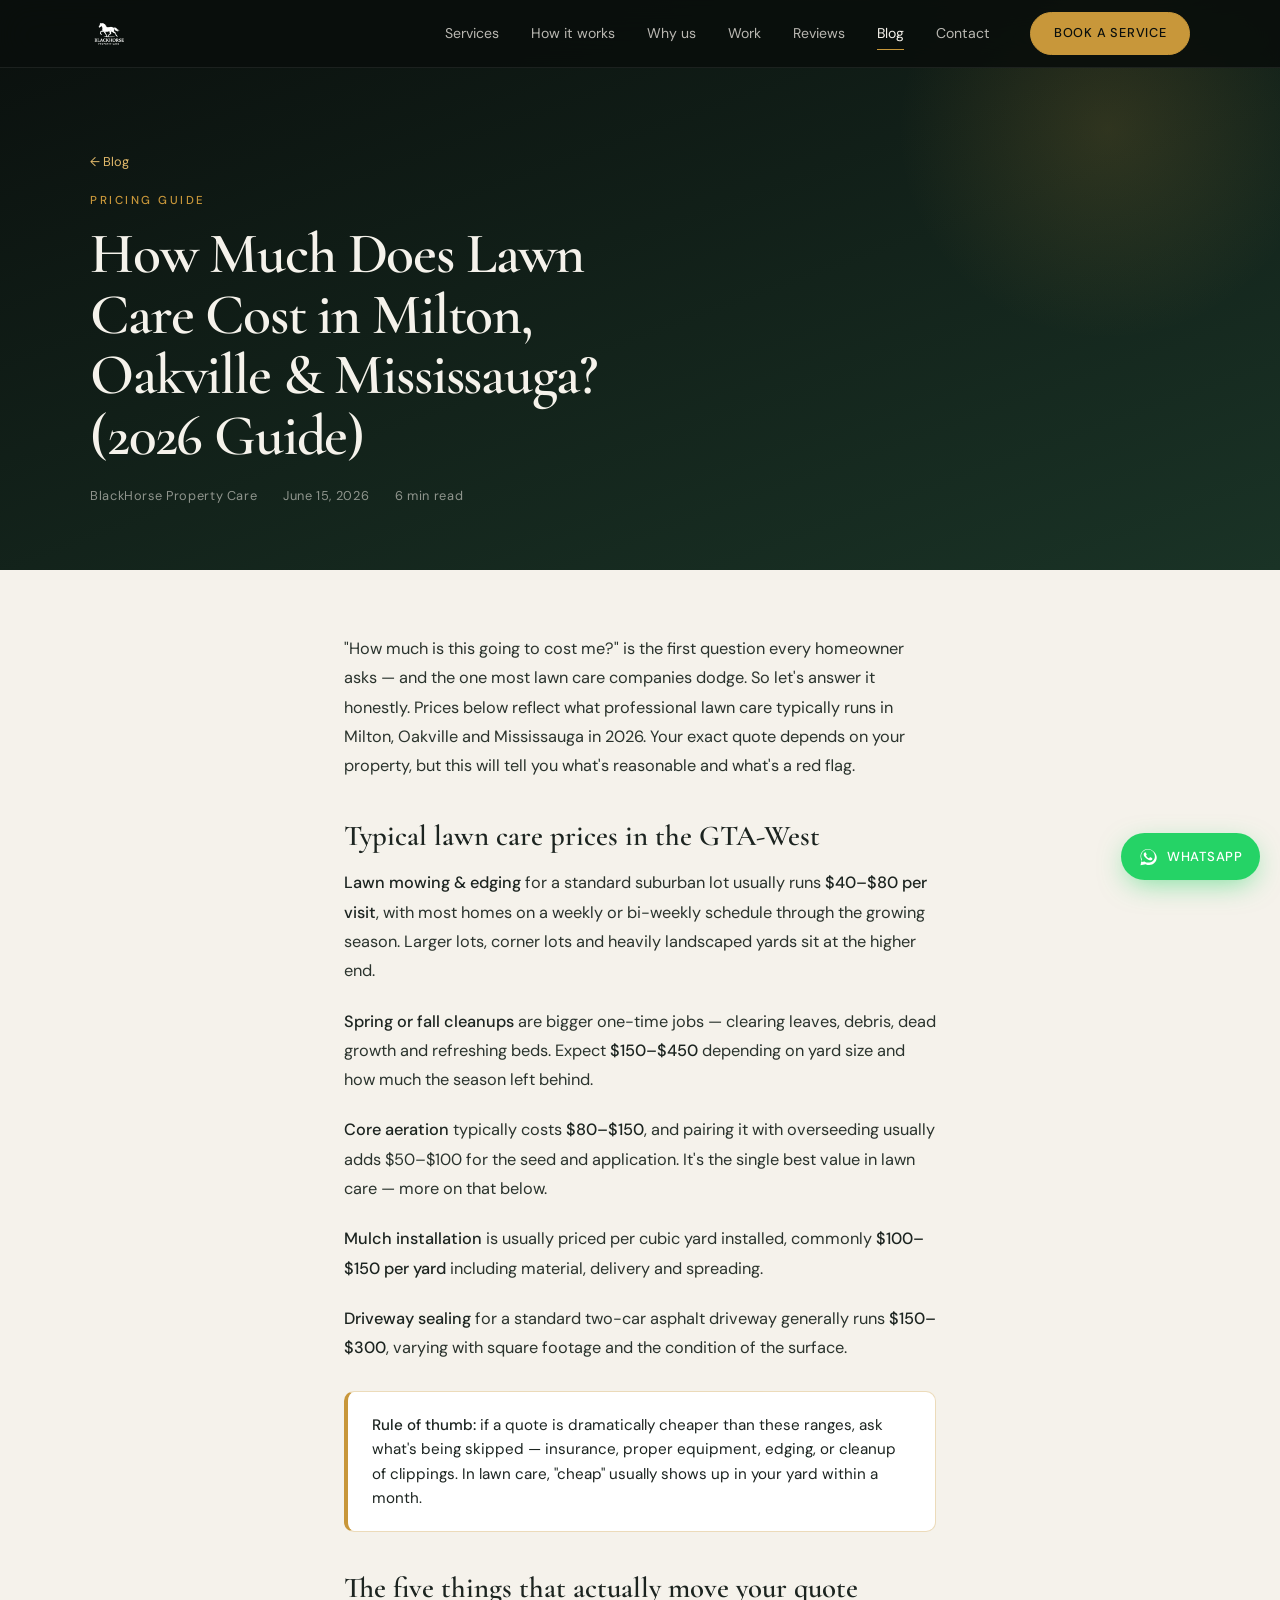
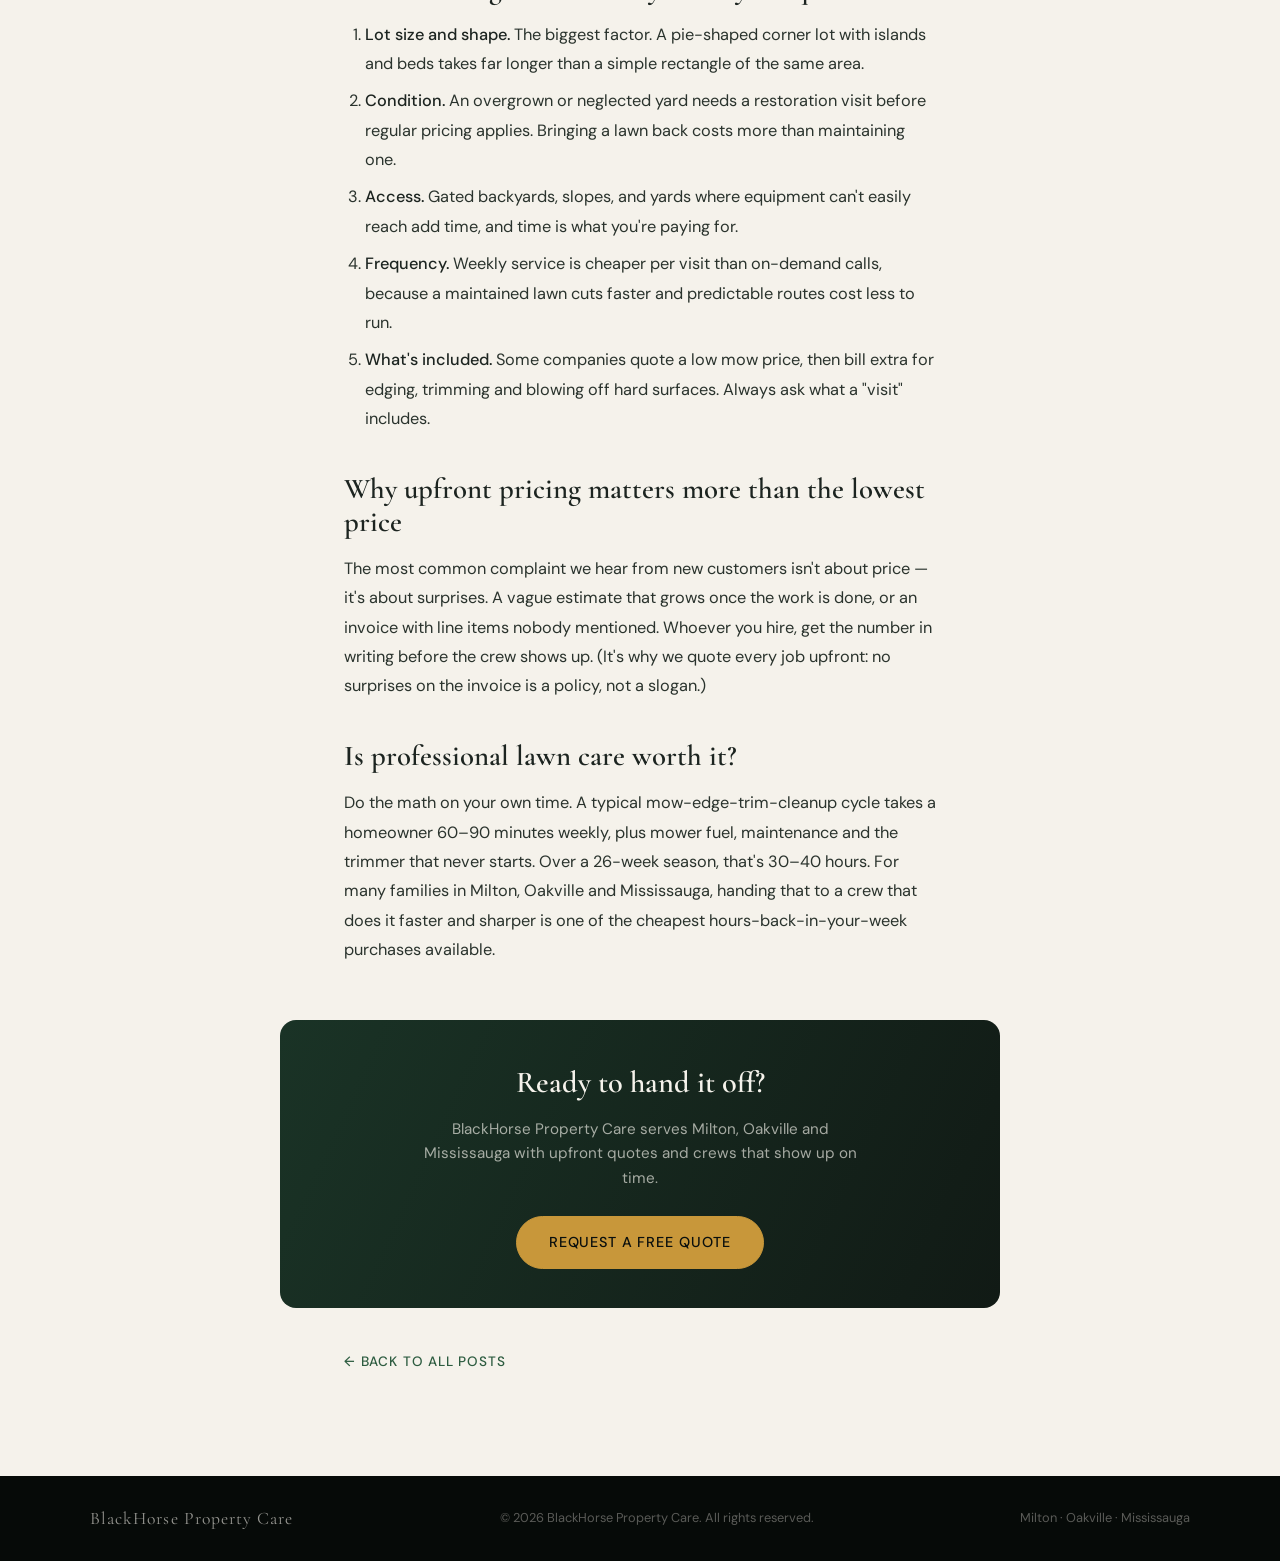
<file: blog-lawn-care-cost-milton-oakville-mississauga.html>
<!DOCTYPE html>
<html lang="en">
<head>
<meta charset="UTF-8">
<meta name="viewport" content="width=device-width, initial-scale=1.0">
<meta name="description" content="A local guide to lawn care pricing in the GTA-West: what mowing, cleanups, aeration and full-season packages typically cost in Milton, Oakville and Mississauga — and what affects your quote.">
<meta name="theme-color" content="#0a0f0d">
<title>How Much Does Lawn Care Cost in Milton, Oakville & Mississauga? (2026 Guide) | BlackHorse Property Care</title>
<meta property="og:title" content="How Much Does Lawn Care Cost in Milton, Oakville & Mississauga? (2026 Guide) | BlackHorse Property Care">
<meta property="og:description" content="A local guide to lawn care pricing in the GTA-West: what mowing, cleanups, aeration and full-season packages typically cost in Milton, Oakville and Mississauga — and what affects your quote.">
<meta property="og:type" content="article">
<link rel="preconnect" href="https://fonts.googleapis.com">
<link rel="preconnect" href="https://fonts.gstatic.com" crossorigin>
<link href="https://fonts.googleapis.com/css2?family=Cormorant+Garamond:ital,wght@0,400;0,600;1,400&family=DM+Sans:wght@300;400;500&display=swap" rel="stylesheet">
<script type="application/ld+json">
{
  "@context": "https://schema.org",
  "@type": "BlogPosting",
  "headline": "How Much Does Lawn Care Cost in Milton, Oakville & Mississauga? (2026 Guide)",
  "description": "A local guide to lawn care pricing in the GTA-West: what mowing, cleanups, aeration and full-season packages typically cost in Milton, Oakville and Mississauga — and what affects your quote.",
  "datePublished": "2026-06-15",
  "author": { "@type": "Organization", "name": "BlackHorse Property Care" },
  "publisher": { "@type": "Organization", "name": "BlackHorse Property Care" }
}
</script>
<style>
:root {
  --black:#0a0f0d; --deep:#111a15; --pine:#1a3326; --moss:#2d5c40;
  --turf:#4a9962; --gold:#c8973a; --gold-lt:#e0b86a; --bone:#f5f2eb;
  --warm:#ede8dc; --ink:#1c2420; --muted:#5a6b62;
  --line:rgba(255,255,255,.08); --ease:cubic-bezier(.16,1,.3,1);
}
*,*::before,*::after{margin:0;padding:0;box-sizing:border-box}
html{scroll-behavior:smooth;font-size:16px}
@media (prefers-reduced-motion:reduce){html{scroll-behavior:auto}*{animation-duration:.01ms !important;transition-duration:.01ms !important}}
body{font-family:'DM Sans',system-ui,sans-serif;background:var(--bone);color:var(--ink);line-height:1.6;-webkit-font-smoothing:antialiased;overflow-x:hidden}
img,video{max-width:100%;display:block}
a{color:inherit;text-decoration:none}
.container{width:90%;max-width:1100px;margin-inline:auto}
.display{font-family:'Cormorant Garamond',Georgia,serif;font-weight:600;line-height:1.05;letter-spacing:-.02em}
.label{font-size:.72rem;font-weight:500;letter-spacing:.22em;text-transform:uppercase;color:var(--gold)}
.label--moss{color:var(--turf)}
.btn{display:inline-flex;align-items:center;gap:.5rem;font-weight:500;font-size:.9rem;letter-spacing:.06em;text-transform:uppercase;padding:.9rem 2rem;border-radius:999px;cursor:pointer;transition:all .3s var(--ease);border:1.5px solid transparent}
.btn--gold{background:var(--gold);color:var(--black);border-color:var(--gold)}
.btn--gold:hover{background:var(--gold-lt);border-color:var(--gold-lt);transform:translateY(-2px)}
.btn--sm{padding:.65rem 1.4rem;font-size:.8rem}

/* NAV (solid on inner pages) */
.nav{position:fixed;inset:0 0 auto;z-index:100;padding:.75rem 0;background:rgba(10,15,13,.92);backdrop-filter:blur(16px) saturate(160%);border-bottom:1px solid var(--line)}
.nav__inner{display:flex;align-items:center;gap:1.5rem}
.nav__logo img{height:38px;width:auto;filter:brightness(0) invert(1)}
.nav__links{display:flex;gap:2rem;margin-left:auto;margin-right:1rem}
.nav__links a{color:rgba(245,242,235,.75);font-size:.88rem;transition:color .2s;position:relative;padding:.2rem 0}
.nav__links a::after{content:'';position:absolute;left:0;bottom:-2px;width:0;height:1px;background:var(--gold);transition:width .3s var(--ease)}
.nav__links a:hover,.nav__links a.active{color:var(--bone)}
.nav__links a:hover::after,.nav__links a.active::after{width:100%}
.nav__toggle{display:none;flex-direction:column;gap:5px;background:none;border:0;cursor:pointer;padding:4px;margin-left:auto}
.nav__toggle span{width:22px;height:1.5px;background:var(--bone);transition:.3s var(--ease)}
.nav__toggle[aria-expanded="true"] span:nth-child(1){transform:translateY(6.5px) rotate(45deg)}
.nav__toggle[aria-expanded="true"] span:nth-child(2){opacity:0;transform:scaleX(0)}
.nav__toggle[aria-expanded="true"] span:nth-child(3){transform:translateY(-6.5px) rotate(-45deg)}
.nav__mobile{display:none;flex-direction:column;padding:1.5rem 5% 2rem;background:rgba(10,15,13,.97);gap:.2rem;border-top:1px solid var(--line)}
.nav__mobile a{color:var(--bone);padding:.85rem 0;font-size:1.1rem;border-bottom:1px solid var(--line);opacity:.8}
.nav__mobile a:last-child{border:0}
.nav__mobile a.btn{margin-top:1rem;text-align:center;justify-content:center;opacity:1}
.nav__mobile.open{display:flex}

/* FOOTER */
.footer{background:#060a08;color:rgba(245,242,235,.35);padding:1.8rem 0;margin-top:clamp(4rem,8vw,7rem)}
.footer__inner{display:flex;flex-wrap:wrap;gap:.6rem 2rem;align-items:center;justify-content:space-between;font-size:.8rem}
.footer__brand{font-family:'Cormorant Garamond',serif;font-size:1.1rem;color:rgba(245,242,235,.6);letter-spacing:.06em}

/* WHATSAPP */
.wa-float{position:fixed;right:20px;bottom:20px;z-index:90;display:flex;align-items:center;gap:.55rem;background:#25d366;color:#fff;padding:.8rem 1.1rem;border-radius:999px;font-weight:500;font-size:.82rem;letter-spacing:.04em;text-transform:uppercase;box-shadow:0 8px 28px -6px rgba(37,211,102,.6);transition:transform .3s var(--ease)}
.wa-float:hover{transform:translateY(-3px)}
.wa-float svg{width:20px;height:20px;flex:0 0 20px}
@media (max-width:560px){.wa-float{padding:.85rem;right:16px;bottom:16px}.wa-float span{display:none}}

.reveal{opacity:0;transform:translateY(24px);transition:opacity .7s var(--ease),transform .7s var(--ease)}
.reveal.in{opacity:1;transform:none}

@media (max-width:720px){.nav__links{display:none}.nav .btn--sm{display:none}.nav__toggle{display:flex}}

/* ARTICLE */
.phero{background:linear-gradient(160deg,var(--black),var(--pine));color:var(--bone);padding:9.5rem 0 4rem;position:relative;overflow:hidden}
.phero::after{content:'';position:absolute;right:-10%;top:-30%;width:600px;height:600px;background:radial-gradient(closest-side,rgba(200,151,58,.16),transparent 70%);pointer-events:none}
.phero .display{color:var(--bone);font-size:clamp(2rem,5vw,3.6rem);margin:.9rem 0 1.2rem;max-width:20ch}
.phero__meta{display:flex;flex-wrap:wrap;gap:.8rem 1.6rem;color:rgba(245,242,235,.55);font-size:.8rem;letter-spacing:.05em}
.crumb{color:rgba(245,242,235,.5);font-size:.8rem}
.crumb a{color:var(--gold-lt)}
article.post{max-width:720px;margin:clamp(2.5rem,5vw,4rem) auto 0;padding:0 5%}
article.post p{margin-bottom:1.3rem;color:#2a332d;font-size:1.02rem;line-height:1.8}
article.post h2{font-family:'Cormorant Garamond',serif;font-size:1.8rem;font-weight:600;margin:2.4rem 0 1rem;line-height:1.15}
article.post h3{font-size:1.1rem;font-weight:500;margin:1.8rem 0 .7rem}
article.post ul,article.post ol{margin:0 0 1.3rem 1.3rem;color:#2a332d;font-size:1.02rem;line-height:1.8}
article.post li{margin-bottom:.5rem}
article.post strong{font-weight:500;color:var(--ink)}
.callout{background:#fff;border:1px solid rgba(200,151,58,.35);border-left:4px solid var(--gold);border-radius:10px;padding:1.3rem 1.5rem;margin:1.8rem 0;font-size:.95rem;color:var(--ink)}
.post-cta{max-width:720px;margin:clamp(2.5rem,5vw,3.5rem) auto 0;padding:2.4rem 5%;background:linear-gradient(115deg,var(--pine),var(--deep));border-radius:16px;color:var(--bone);text-align:center;width:90%}
.post-cta h2{font-family:'Cormorant Garamond',serif;font-size:1.9rem;font-weight:600;margin-bottom:.6rem}
.post-cta p{color:rgba(245,242,235,.65);font-size:.95rem;max-width:46ch;margin:0 auto 1.6rem}
.backlink{display:inline-flex;align-items:center;gap:.4rem;color:var(--moss);font-size:.85rem;font-weight:500;letter-spacing:.06em;text-transform:uppercase}
.backwrap{max-width:720px;margin:2.5rem auto 0;padding:0 5%}
</style>
</head>
<body>

<header class="nav" id="nav">
  <div class="container nav__inner">
    <a href="index.html" class="nav__logo" aria-label="BlackHorse Property Care">
      <img src="/images/logo.png" alt="BlackHorse Property Care">
    </a>
    <nav class="nav__links" aria-label="Primary">
      <a href="index.html#services">Services</a>
      <a href="index.html#process">How it works</a>
      <a href="index.html#why">Why us</a>
      <a href="index.html#gallery">Work</a>
      <a href="index.html#reviews">Reviews</a>
      <a href="blog.html" class="active">Blog</a>
      <a href="index.html#contact">Contact</a>
    </nav>
    <a href="index.html#booking" class="btn btn--gold btn--sm">Book a service</a>
    <button class="nav__toggle" id="navToggle" aria-label="Open menu" aria-expanded="false">
      <span></span><span></span><span></span>
    </button>
  </div>
  <div class="nav__mobile" id="navMobile">
    <a href="index.html#services">Services</a>
    <a href="index.html#process">How it works</a>
    <a href="index.html#why">Why us</a>
    <a href="index.html#gallery">Work</a>
    <a href="index.html#reviews">Reviews</a>
    <a href="blog.html">Blog</a>
    <a href="index.html#contact">Contact</a>
    <a href="index.html#booking" class="btn btn--gold">Book a service</a>
  </div>
</header>

<section class="phero">
  <div class="container">
    <p class="crumb"><a href="blog.html">&larr; Blog</a></p>
    <p class="label" style="margin-top:1.2rem;">Pricing guide</p>
    <h1 class="display">How Much Does Lawn Care Cost in Milton, Oakville & Mississauga? (2026 Guide)</h1>
    <div class="phero__meta">
      <span>BlackHorse Property Care</span>
      <span>June 15, 2026</span>
      <span>6 min read</span>
    </div>
  </div>
</section>

<article class="post">

<p>"How much is this going to cost me?" is the first question every homeowner asks — and the one most lawn care companies dodge. So let's answer it honestly. Prices below reflect what professional lawn care typically runs in Milton, Oakville and Mississauga in 2026. Your exact quote depends on your property, but this will tell you what's reasonable and what's a red flag.</p>

<h2>Typical lawn care prices in the GTA-West</h2>
<p><strong>Lawn mowing &amp; edging</strong> for a standard suburban lot usually runs <strong>$40–$80 per visit</strong>, with most homes on a weekly or bi-weekly schedule through the growing season. Larger lots, corner lots and heavily landscaped yards sit at the higher end.</p>
<p><strong>Spring or fall cleanups</strong> are bigger one-time jobs — clearing leaves, debris, dead growth and refreshing beds. Expect <strong>$150–$450</strong> depending on yard size and how much the season left behind.</p>
<p><strong>Core aeration</strong> typically costs <strong>$80–$150</strong>, and pairing it with overseeding usually adds $50–$100 for the seed and application. It's the single best value in lawn care — more on that below.</p>
<p><strong>Mulch installation</strong> is usually priced per cubic yard installed, commonly <strong>$100–$150 per yard</strong> including material, delivery and spreading.</p>
<p><strong>Driveway sealing</strong> for a standard two-car asphalt driveway generally runs <strong>$150–$300</strong>, varying with square footage and the condition of the surface.</p>

<div class="callout"><strong>Rule of thumb:</strong> if a quote is dramatically cheaper than these ranges, ask what's being skipped — insurance, proper equipment, edging, or cleanup of clippings. In lawn care, "cheap" usually shows up in your yard within a month.</div>

<h2>The five things that actually move your quote</h2>
<ol>
<li><strong>Lot size and shape.</strong> The biggest factor. A pie-shaped corner lot with islands and beds takes far longer than a simple rectangle of the same area.</li>
<li><strong>Condition.</strong> An overgrown or neglected yard needs a restoration visit before regular pricing applies. Bringing a lawn back costs more than maintaining one.</li>
<li><strong>Access.</strong> Gated backyards, slopes, and yards where equipment can't easily reach add time, and time is what you're paying for.</li>
<li><strong>Frequency.</strong> Weekly service is cheaper per visit than on-demand calls, because a maintained lawn cuts faster and predictable routes cost less to run.</li>
<li><strong>What's included.</strong> Some companies quote a low mow price, then bill extra for edging, trimming and blowing off hard surfaces. Always ask what a "visit" includes.</li>
</ol>

<h2>Why upfront pricing matters more than the lowest price</h2>
<p>The most common complaint we hear from new customers isn't about price — it's about surprises. A vague estimate that grows once the work is done, or an invoice with line items nobody mentioned. Whoever you hire, get the number in writing before the crew shows up. (It's why we quote every job upfront: no surprises on the invoice is a policy, not a slogan.)</p>

<h2>Is professional lawn care worth it?</h2>
<p>Do the math on your own time. A typical mow-edge-trim-cleanup cycle takes a homeowner 60–90 minutes weekly, plus mower fuel, maintenance and the trimmer that never starts. Over a 26-week season, that's 30–40 hours. For many families in Milton, Oakville and Mississauga, handing that to a crew that does it faster and sharper is one of the cheapest hours-back-in-your-week purchases available.</p>

</article>

<div class="post-cta">
  <h2>Ready to hand it off?</h2>
  <p>BlackHorse Property Care serves Milton, Oakville and Mississauga with upfront quotes and crews that show up on time.</p>
  <a href="index.html#contact" class="btn btn--gold">Request a free quote</a>
</div>

<div class="backwrap">
  <a class="backlink" href="blog.html">&larr; Back to all posts</a>
</div>

<footer class="footer">
  <div class="container footer__inner">
    <span class="footer__brand">BlackHorse Property Care</span>
    <span>&copy; 2026 BlackHorse Property Care. All rights reserved.</span>
    <span>Milton &middot; Oakville &middot; Mississauga</span>
  </div>
</footer>

<a class="wa-float" href="https://wa.me/14372196133?text=Hi%20BlackHorse%2C%20I%27d%20like%20a%20quote%20for%20my%20property." target="_blank" rel="noopener" aria-label="WhatsApp BlackHorse">
  <svg viewBox="0 0 32 32" fill="currentColor" aria-hidden="true">
    <path d="M16 3C9.4 3 4 8.4 4 15c0 2.1.6 4.2 1.6 6L4 29l8.2-1.6c1.7.9 3.7 1.4 5.8 1.4 6.6 0 12-5.4 12-12S22.6 3 16 3zm0 21.8c-1.8 0-3.6-.5-5.1-1.4l-.4-.2-4.9.9.9-4.7-.3-.4C5.4 18.1 5 16.6 5 15c0-6 4.9-10.9 11-10.9S27 9 27 15s-4.9 9.8-11 9.8zm6-7.4c-.3-.2-1.9-1-2.2-1.1-.3-.1-.5-.2-.8.2-.2.3-.9 1.1-1 1.3-.2.2-.4.2-.7.1-.3-.2-1.4-.5-2.6-1.6-1-.9-1.6-1.9-1.8-2.2-.2-.3 0-.5.1-.6.1-.1.3-.4.5-.6.1-.2.2-.3.3-.5.1-.2 0-.4 0-.6-.1-.2-.8-1.9-1.1-2.6-.3-.7-.6-.6-.8-.6h-.7c-.2 0-.6.1-.9.4-.3.3-1.2 1.2-1.2 2.8 0 1.7 1.2 3.3 1.4 3.5.2.2 2.4 3.7 5.9 5.2.8.4 1.5.6 2 .7.8.3 1.6.2 2.2.1.7-.1 1.9-.8 2.2-1.5.3-.7.3-1.4.2-1.5-.1-.2-.3-.2-.6-.4z"/>
  </svg>
  <span>WhatsApp</span>
</a>

<script>
(function(){
  'use strict';
  var toggle = document.getElementById('navToggle');
  var mobile = document.getElementById('navMobile');
  toggle.addEventListener('click', function(){
    var open = mobile.classList.toggle('open');
    toggle.setAttribute('aria-expanded', open);
  });
  var reduce = window.matchMedia('(prefers-reduced-motion:reduce)').matches;
  if(!reduce && 'IntersectionObserver' in window){
    var io = new IntersectionObserver(function(entries){
      entries.forEach(function(e, i){
        if(e.isIntersecting){ setTimeout(function(){ e.target.classList.add('in'); }, i * 55); io.unobserve(e.target); }
      });
    }, {threshold:0.1});
    document.querySelectorAll('.reveal').forEach(function(el){ io.observe(el); });
  } else {
    document.querySelectorAll('.reveal').forEach(function(el){ el.classList.add('in'); });
  }
})();
</script>
</body>
</html>
</file>
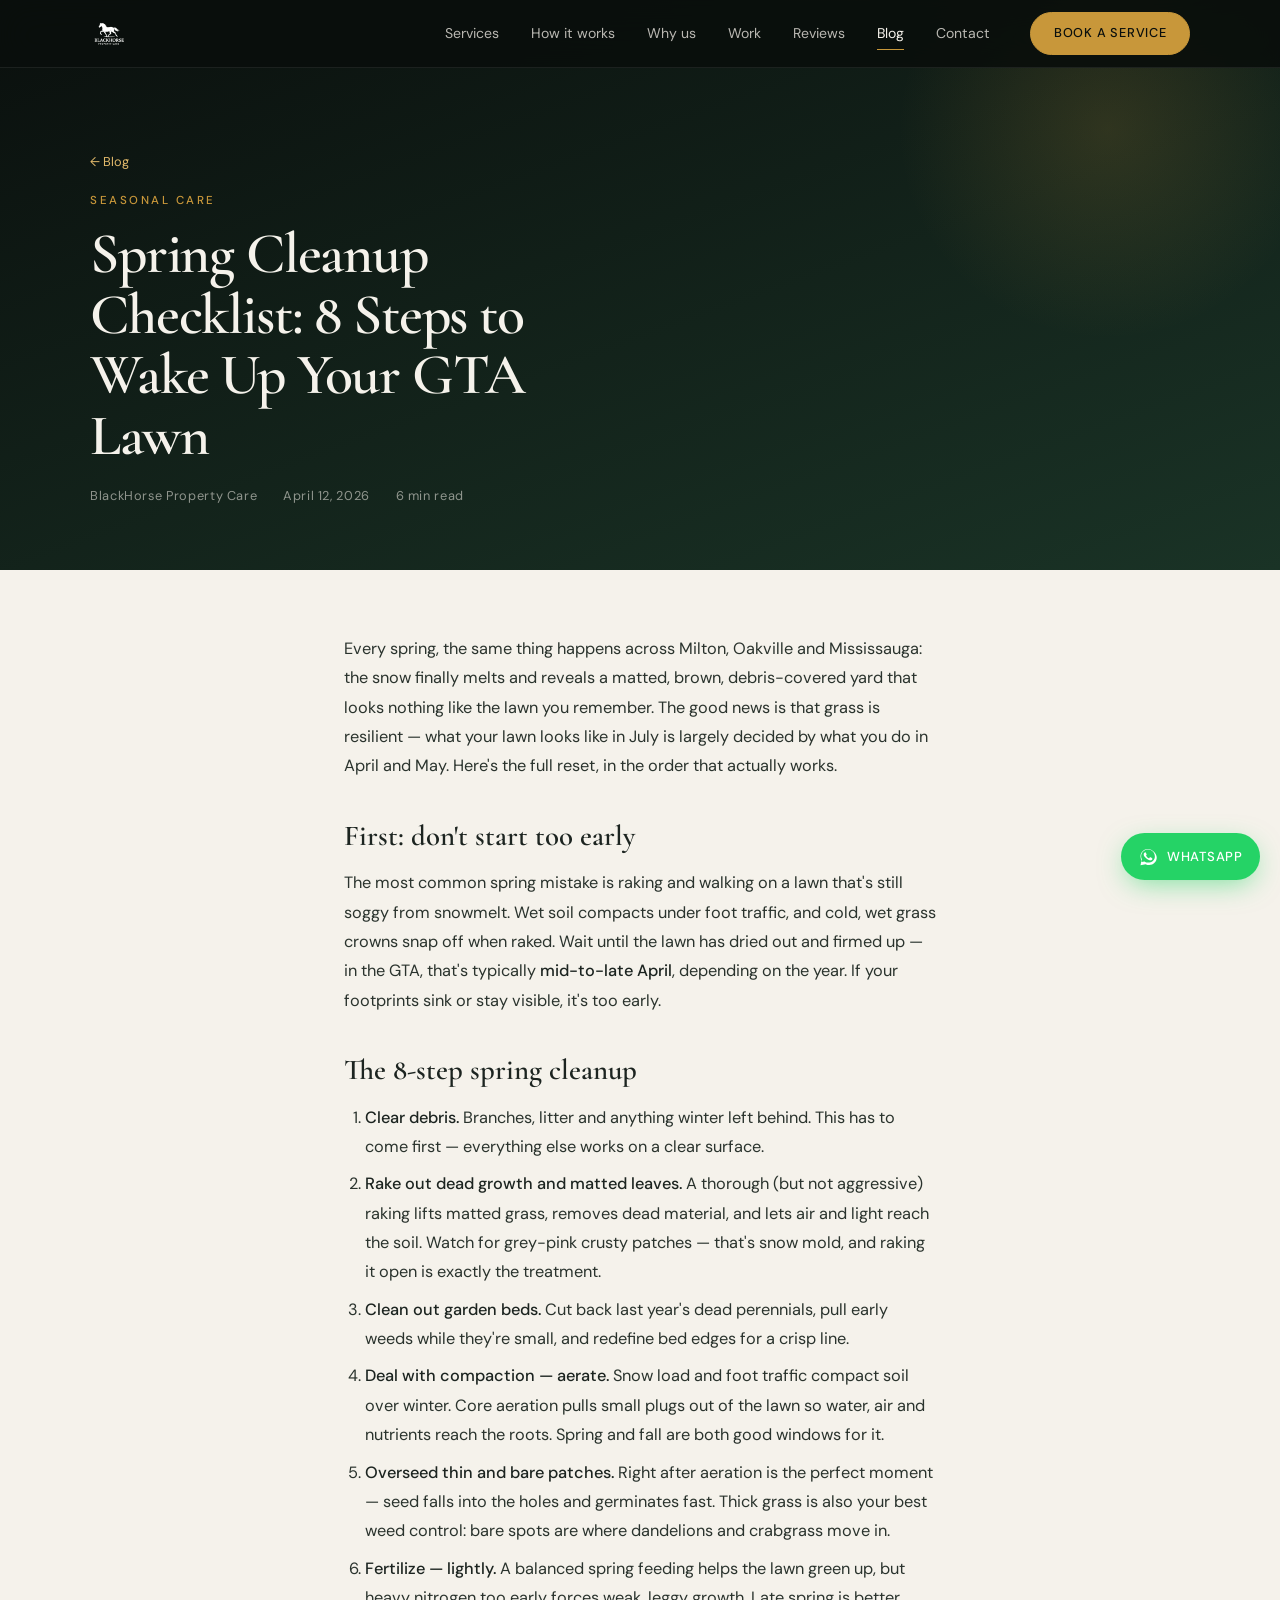
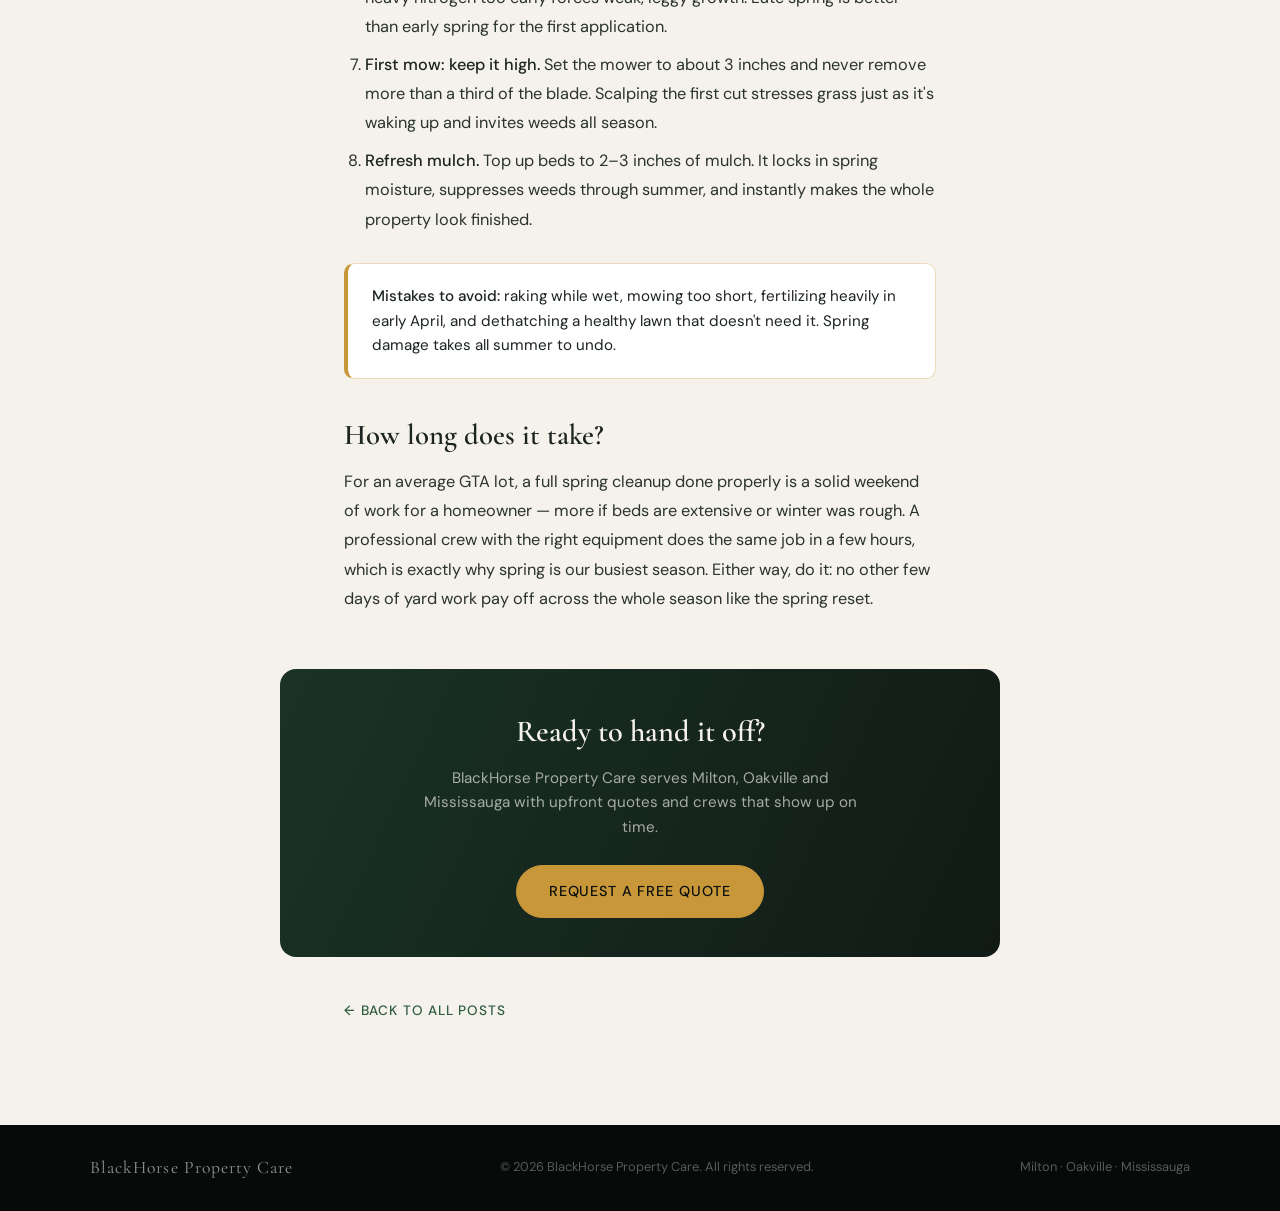
<file: blog-spring-cleanup-checklist-gta.html>
<!DOCTYPE html>
<html lang="en">
<head>
<meta charset="UTF-8">
<meta name="viewport" content="width=device-width, initial-scale=1.0">
<meta name="description" content="A step-by-step spring yard cleanup checklist for Milton, Oakville and Mississauga homeowners — when to start, what order to do it in, and the mistakes that damage your lawn.">
<meta name="theme-color" content="#0a0f0d">
<title>Spring Cleanup Checklist: 8 Steps to Wake Up Your GTA Lawn | BlackHorse Property Care</title>
<meta property="og:title" content="Spring Cleanup Checklist: 8 Steps to Wake Up Your GTA Lawn | BlackHorse Property Care">
<meta property="og:description" content="A step-by-step spring yard cleanup checklist for Milton, Oakville and Mississauga homeowners — when to start, what order to do it in, and the mistakes that damage your lawn.">
<meta property="og:type" content="article">
<link rel="preconnect" href="https://fonts.googleapis.com">
<link rel="preconnect" href="https://fonts.gstatic.com" crossorigin>
<link href="https://fonts.googleapis.com/css2?family=Cormorant+Garamond:ital,wght@0,400;0,600;1,400&family=DM+Sans:wght@300;400;500&display=swap" rel="stylesheet">
<script type="application/ld+json">
{
  "@context": "https://schema.org",
  "@type": "BlogPosting",
  "headline": "Spring Cleanup Checklist: 8 Steps to Wake Up Your GTA Lawn",
  "description": "A step-by-step spring yard cleanup checklist for Milton, Oakville and Mississauga homeowners — when to start, what order to do it in, and the mistakes that damage your lawn.",
  "datePublished": "2026-04-12",
  "author": { "@type": "Organization", "name": "BlackHorse Property Care" },
  "publisher": { "@type": "Organization", "name": "BlackHorse Property Care" }
}
</script>
<style>
:root {
  --black:#0a0f0d; --deep:#111a15; --pine:#1a3326; --moss:#2d5c40;
  --turf:#4a9962; --gold:#c8973a; --gold-lt:#e0b86a; --bone:#f5f2eb;
  --warm:#ede8dc; --ink:#1c2420; --muted:#5a6b62;
  --line:rgba(255,255,255,.08); --ease:cubic-bezier(.16,1,.3,1);
}
*,*::before,*::after{margin:0;padding:0;box-sizing:border-box}
html{scroll-behavior:smooth;font-size:16px}
@media (prefers-reduced-motion:reduce){html{scroll-behavior:auto}*{animation-duration:.01ms !important;transition-duration:.01ms !important}}
body{font-family:'DM Sans',system-ui,sans-serif;background:var(--bone);color:var(--ink);line-height:1.6;-webkit-font-smoothing:antialiased;overflow-x:hidden}
img,video{max-width:100%;display:block}
a{color:inherit;text-decoration:none}
.container{width:90%;max-width:1100px;margin-inline:auto}
.display{font-family:'Cormorant Garamond',Georgia,serif;font-weight:600;line-height:1.05;letter-spacing:-.02em}
.label{font-size:.72rem;font-weight:500;letter-spacing:.22em;text-transform:uppercase;color:var(--gold)}
.label--moss{color:var(--turf)}
.btn{display:inline-flex;align-items:center;gap:.5rem;font-weight:500;font-size:.9rem;letter-spacing:.06em;text-transform:uppercase;padding:.9rem 2rem;border-radius:999px;cursor:pointer;transition:all .3s var(--ease);border:1.5px solid transparent}
.btn--gold{background:var(--gold);color:var(--black);border-color:var(--gold)}
.btn--gold:hover{background:var(--gold-lt);border-color:var(--gold-lt);transform:translateY(-2px)}
.btn--sm{padding:.65rem 1.4rem;font-size:.8rem}

/* NAV (solid on inner pages) */
.nav{position:fixed;inset:0 0 auto;z-index:100;padding:.75rem 0;background:rgba(10,15,13,.92);backdrop-filter:blur(16px) saturate(160%);border-bottom:1px solid var(--line)}
.nav__inner{display:flex;align-items:center;gap:1.5rem}
.nav__logo img{height:38px;width:auto;filter:brightness(0) invert(1)}
.nav__links{display:flex;gap:2rem;margin-left:auto;margin-right:1rem}
.nav__links a{color:rgba(245,242,235,.75);font-size:.88rem;transition:color .2s;position:relative;padding:.2rem 0}
.nav__links a::after{content:'';position:absolute;left:0;bottom:-2px;width:0;height:1px;background:var(--gold);transition:width .3s var(--ease)}
.nav__links a:hover,.nav__links a.active{color:var(--bone)}
.nav__links a:hover::after,.nav__links a.active::after{width:100%}
.nav__toggle{display:none;flex-direction:column;gap:5px;background:none;border:0;cursor:pointer;padding:4px;margin-left:auto}
.nav__toggle span{width:22px;height:1.5px;background:var(--bone);transition:.3s var(--ease)}
.nav__toggle[aria-expanded="true"] span:nth-child(1){transform:translateY(6.5px) rotate(45deg)}
.nav__toggle[aria-expanded="true"] span:nth-child(2){opacity:0;transform:scaleX(0)}
.nav__toggle[aria-expanded="true"] span:nth-child(3){transform:translateY(-6.5px) rotate(-45deg)}
.nav__mobile{display:none;flex-direction:column;padding:1.5rem 5% 2rem;background:rgba(10,15,13,.97);gap:.2rem;border-top:1px solid var(--line)}
.nav__mobile a{color:var(--bone);padding:.85rem 0;font-size:1.1rem;border-bottom:1px solid var(--line);opacity:.8}
.nav__mobile a:last-child{border:0}
.nav__mobile a.btn{margin-top:1rem;text-align:center;justify-content:center;opacity:1}
.nav__mobile.open{display:flex}

/* FOOTER */
.footer{background:#060a08;color:rgba(245,242,235,.35);padding:1.8rem 0;margin-top:clamp(4rem,8vw,7rem)}
.footer__inner{display:flex;flex-wrap:wrap;gap:.6rem 2rem;align-items:center;justify-content:space-between;font-size:.8rem}
.footer__brand{font-family:'Cormorant Garamond',serif;font-size:1.1rem;color:rgba(245,242,235,.6);letter-spacing:.06em}

/* WHATSAPP */
.wa-float{position:fixed;right:20px;bottom:20px;z-index:90;display:flex;align-items:center;gap:.55rem;background:#25d366;color:#fff;padding:.8rem 1.1rem;border-radius:999px;font-weight:500;font-size:.82rem;letter-spacing:.04em;text-transform:uppercase;box-shadow:0 8px 28px -6px rgba(37,211,102,.6);transition:transform .3s var(--ease)}
.wa-float:hover{transform:translateY(-3px)}
.wa-float svg{width:20px;height:20px;flex:0 0 20px}
@media (max-width:560px){.wa-float{padding:.85rem;right:16px;bottom:16px}.wa-float span{display:none}}

.reveal{opacity:0;transform:translateY(24px);transition:opacity .7s var(--ease),transform .7s var(--ease)}
.reveal.in{opacity:1;transform:none}

@media (max-width:720px){.nav__links{display:none}.nav .btn--sm{display:none}.nav__toggle{display:flex}}

/* ARTICLE */
.phero{background:linear-gradient(160deg,var(--black),var(--pine));color:var(--bone);padding:9.5rem 0 4rem;position:relative;overflow:hidden}
.phero::after{content:'';position:absolute;right:-10%;top:-30%;width:600px;height:600px;background:radial-gradient(closest-side,rgba(200,151,58,.16),transparent 70%);pointer-events:none}
.phero .display{color:var(--bone);font-size:clamp(2rem,5vw,3.6rem);margin:.9rem 0 1.2rem;max-width:20ch}
.phero__meta{display:flex;flex-wrap:wrap;gap:.8rem 1.6rem;color:rgba(245,242,235,.55);font-size:.8rem;letter-spacing:.05em}
.crumb{color:rgba(245,242,235,.5);font-size:.8rem}
.crumb a{color:var(--gold-lt)}
article.post{max-width:720px;margin:clamp(2.5rem,5vw,4rem) auto 0;padding:0 5%}
article.post p{margin-bottom:1.3rem;color:#2a332d;font-size:1.02rem;line-height:1.8}
article.post h2{font-family:'Cormorant Garamond',serif;font-size:1.8rem;font-weight:600;margin:2.4rem 0 1rem;line-height:1.15}
article.post h3{font-size:1.1rem;font-weight:500;margin:1.8rem 0 .7rem}
article.post ul,article.post ol{margin:0 0 1.3rem 1.3rem;color:#2a332d;font-size:1.02rem;line-height:1.8}
article.post li{margin-bottom:.5rem}
article.post strong{font-weight:500;color:var(--ink)}
.callout{background:#fff;border:1px solid rgba(200,151,58,.35);border-left:4px solid var(--gold);border-radius:10px;padding:1.3rem 1.5rem;margin:1.8rem 0;font-size:.95rem;color:var(--ink)}
.post-cta{max-width:720px;margin:clamp(2.5rem,5vw,3.5rem) auto 0;padding:2.4rem 5%;background:linear-gradient(115deg,var(--pine),var(--deep));border-radius:16px;color:var(--bone);text-align:center;width:90%}
.post-cta h2{font-family:'Cormorant Garamond',serif;font-size:1.9rem;font-weight:600;margin-bottom:.6rem}
.post-cta p{color:rgba(245,242,235,.65);font-size:.95rem;max-width:46ch;margin:0 auto 1.6rem}
.backlink{display:inline-flex;align-items:center;gap:.4rem;color:var(--moss);font-size:.85rem;font-weight:500;letter-spacing:.06em;text-transform:uppercase}
.backwrap{max-width:720px;margin:2.5rem auto 0;padding:0 5%}
</style>
</head>
<body>

<header class="nav" id="nav">
  <div class="container nav__inner">
    <a href="index.html" class="nav__logo" aria-label="BlackHorse Property Care">
      <img src="/images/logo.png" alt="BlackHorse Property Care">
    </a>
    <nav class="nav__links" aria-label="Primary">
      <a href="index.html#services">Services</a>
      <a href="index.html#process">How it works</a>
      <a href="index.html#why">Why us</a>
      <a href="index.html#gallery">Work</a>
      <a href="index.html#reviews">Reviews</a>
      <a href="blog.html" class="active">Blog</a>
      <a href="index.html#contact">Contact</a>
    </nav>
    <a href="index.html#booking" class="btn btn--gold btn--sm">Book a service</a>
    <button class="nav__toggle" id="navToggle" aria-label="Open menu" aria-expanded="false">
      <span></span><span></span><span></span>
    </button>
  </div>
  <div class="nav__mobile" id="navMobile">
    <a href="index.html#services">Services</a>
    <a href="index.html#process">How it works</a>
    <a href="index.html#why">Why us</a>
    <a href="index.html#gallery">Work</a>
    <a href="index.html#reviews">Reviews</a>
    <a href="blog.html">Blog</a>
    <a href="index.html#contact">Contact</a>
    <a href="index.html#booking" class="btn btn--gold">Book a service</a>
  </div>
</header>

<section class="phero">
  <div class="container">
    <p class="crumb"><a href="blog.html">&larr; Blog</a></p>
    <p class="label" style="margin-top:1.2rem;">Seasonal care</p>
    <h1 class="display">Spring Cleanup Checklist: 8 Steps to Wake Up Your GTA Lawn</h1>
    <div class="phero__meta">
      <span>BlackHorse Property Care</span>
      <span>April 12, 2026</span>
      <span>6 min read</span>
    </div>
  </div>
</section>

<article class="post">

<p>Every spring, the same thing happens across Milton, Oakville and Mississauga: the snow finally melts and reveals a matted, brown, debris-covered yard that looks nothing like the lawn you remember. The good news is that grass is resilient — what your lawn looks like in July is largely decided by what you do in April and May. Here's the full reset, in the order that actually works.</p>

<h2>First: don't start too early</h2>
<p>The most common spring mistake is raking and walking on a lawn that's still soggy from snowmelt. Wet soil compacts under foot traffic, and cold, wet grass crowns snap off when raked. Wait until the lawn has dried out and firmed up — in the GTA, that's typically <strong>mid-to-late April</strong>, depending on the year. If your footprints sink or stay visible, it's too early.</p>

<h2>The 8-step spring cleanup</h2>
<ol>
<li><strong>Clear debris.</strong> Branches, litter and anything winter left behind. This has to come first — everything else works on a clear surface.</li>
<li><strong>Rake out dead growth and matted leaves.</strong> A thorough (but not aggressive) raking lifts matted grass, removes dead material, and lets air and light reach the soil. Watch for grey-pink crusty patches — that's snow mold, and raking it open is exactly the treatment.</li>
<li><strong>Clean out garden beds.</strong> Cut back last year's dead perennials, pull early weeds while they're small, and redefine bed edges for a crisp line.</li>
<li><strong>Deal with compaction — aerate.</strong> Snow load and foot traffic compact soil over winter. Core aeration pulls small plugs out of the lawn so water, air and nutrients reach the roots. Spring and fall are both good windows for it.</li>
<li><strong>Overseed thin and bare patches.</strong> Right after aeration is the perfect moment — seed falls into the holes and germinates fast. Thick grass is also your best weed control: bare spots are where dandelions and crabgrass move in.</li>
<li><strong>Fertilize — lightly.</strong> A balanced spring feeding helps the lawn green up, but heavy nitrogen too early forces weak, leggy growth. Late spring is better than early spring for the first application.</li>
<li><strong>First mow: keep it high.</strong> Set the mower to about 3 inches and never remove more than a third of the blade. Scalping the first cut stresses grass just as it's waking up and invites weeds all season.</li>
<li><strong>Refresh mulch.</strong> Top up beds to 2–3 inches of mulch. It locks in spring moisture, suppresses weeds through summer, and instantly makes the whole property look finished.</li>
</ol>

<div class="callout"><strong>Mistakes to avoid:</strong> raking while wet, mowing too short, fertilizing heavily in early April, and dethatching a healthy lawn that doesn't need it. Spring damage takes all summer to undo.</div>

<h2>How long does it take?</h2>
<p>For an average GTA lot, a full spring cleanup done properly is a solid weekend of work for a homeowner — more if beds are extensive or winter was rough. A professional crew with the right equipment does the same job in a few hours, which is exactly why spring is our busiest season. Either way, do it: no other few days of yard work pay off across the whole season like the spring reset.</p>

</article>

<div class="post-cta">
  <h2>Ready to hand it off?</h2>
  <p>BlackHorse Property Care serves Milton, Oakville and Mississauga with upfront quotes and crews that show up on time.</p>
  <a href="index.html#contact" class="btn btn--gold">Request a free quote</a>
</div>

<div class="backwrap">
  <a class="backlink" href="blog.html">&larr; Back to all posts</a>
</div>

<footer class="footer">
  <div class="container footer__inner">
    <span class="footer__brand">BlackHorse Property Care</span>
    <span>&copy; 2026 BlackHorse Property Care. All rights reserved.</span>
    <span>Milton &middot; Oakville &middot; Mississauga</span>
  </div>
</footer>

<a class="wa-float" href="https://wa.me/14372196133?text=Hi%20BlackHorse%2C%20I%27d%20like%20a%20quote%20for%20my%20property." target="_blank" rel="noopener" aria-label="WhatsApp BlackHorse">
  <svg viewBox="0 0 32 32" fill="currentColor" aria-hidden="true">
    <path d="M16 3C9.4 3 4 8.4 4 15c0 2.1.6 4.2 1.6 6L4 29l8.2-1.6c1.7.9 3.7 1.4 5.8 1.4 6.6 0 12-5.4 12-12S22.6 3 16 3zm0 21.8c-1.8 0-3.6-.5-5.1-1.4l-.4-.2-4.9.9.9-4.7-.3-.4C5.4 18.1 5 16.6 5 15c0-6 4.9-10.9 11-10.9S27 9 27 15s-4.9 9.8-11 9.8zm6-7.4c-.3-.2-1.9-1-2.2-1.1-.3-.1-.5-.2-.8.2-.2.3-.9 1.1-1 1.3-.2.2-.4.2-.7.1-.3-.2-1.4-.5-2.6-1.6-1-.9-1.6-1.9-1.8-2.2-.2-.3 0-.5.1-.6.1-.1.3-.4.5-.6.1-.2.2-.3.3-.5.1-.2 0-.4 0-.6-.1-.2-.8-1.9-1.1-2.6-.3-.7-.6-.6-.8-.6h-.7c-.2 0-.6.1-.9.4-.3.3-1.2 1.2-1.2 2.8 0 1.7 1.2 3.3 1.4 3.5.2.2 2.4 3.7 5.9 5.2.8.4 1.5.6 2 .7.8.3 1.6.2 2.2.1.7-.1 1.9-.8 2.2-1.5.3-.7.3-1.4.2-1.5-.1-.2-.3-.2-.6-.4z"/>
  </svg>
  <span>WhatsApp</span>
</a>

<script>
(function(){
  'use strict';
  var toggle = document.getElementById('navToggle');
  var mobile = document.getElementById('navMobile');
  toggle.addEventListener('click', function(){
    var open = mobile.classList.toggle('open');
    toggle.setAttribute('aria-expanded', open);
  });
  var reduce = window.matchMedia('(prefers-reduced-motion:reduce)').matches;
  if(!reduce && 'IntersectionObserver' in window){
    var io = new IntersectionObserver(function(entries){
      entries.forEach(function(e, i){
        if(e.isIntersecting){ setTimeout(function(){ e.target.classList.add('in'); }, i * 55); io.unobserve(e.target); }
      });
    }, {threshold:0.1});
    document.querySelectorAll('.reveal').forEach(function(el){ io.observe(el); });
  } else {
    document.querySelectorAll('.reveal').forEach(function(el){ el.classList.add('in'); });
  }
})();
</script>
</body>
</html>
</file>
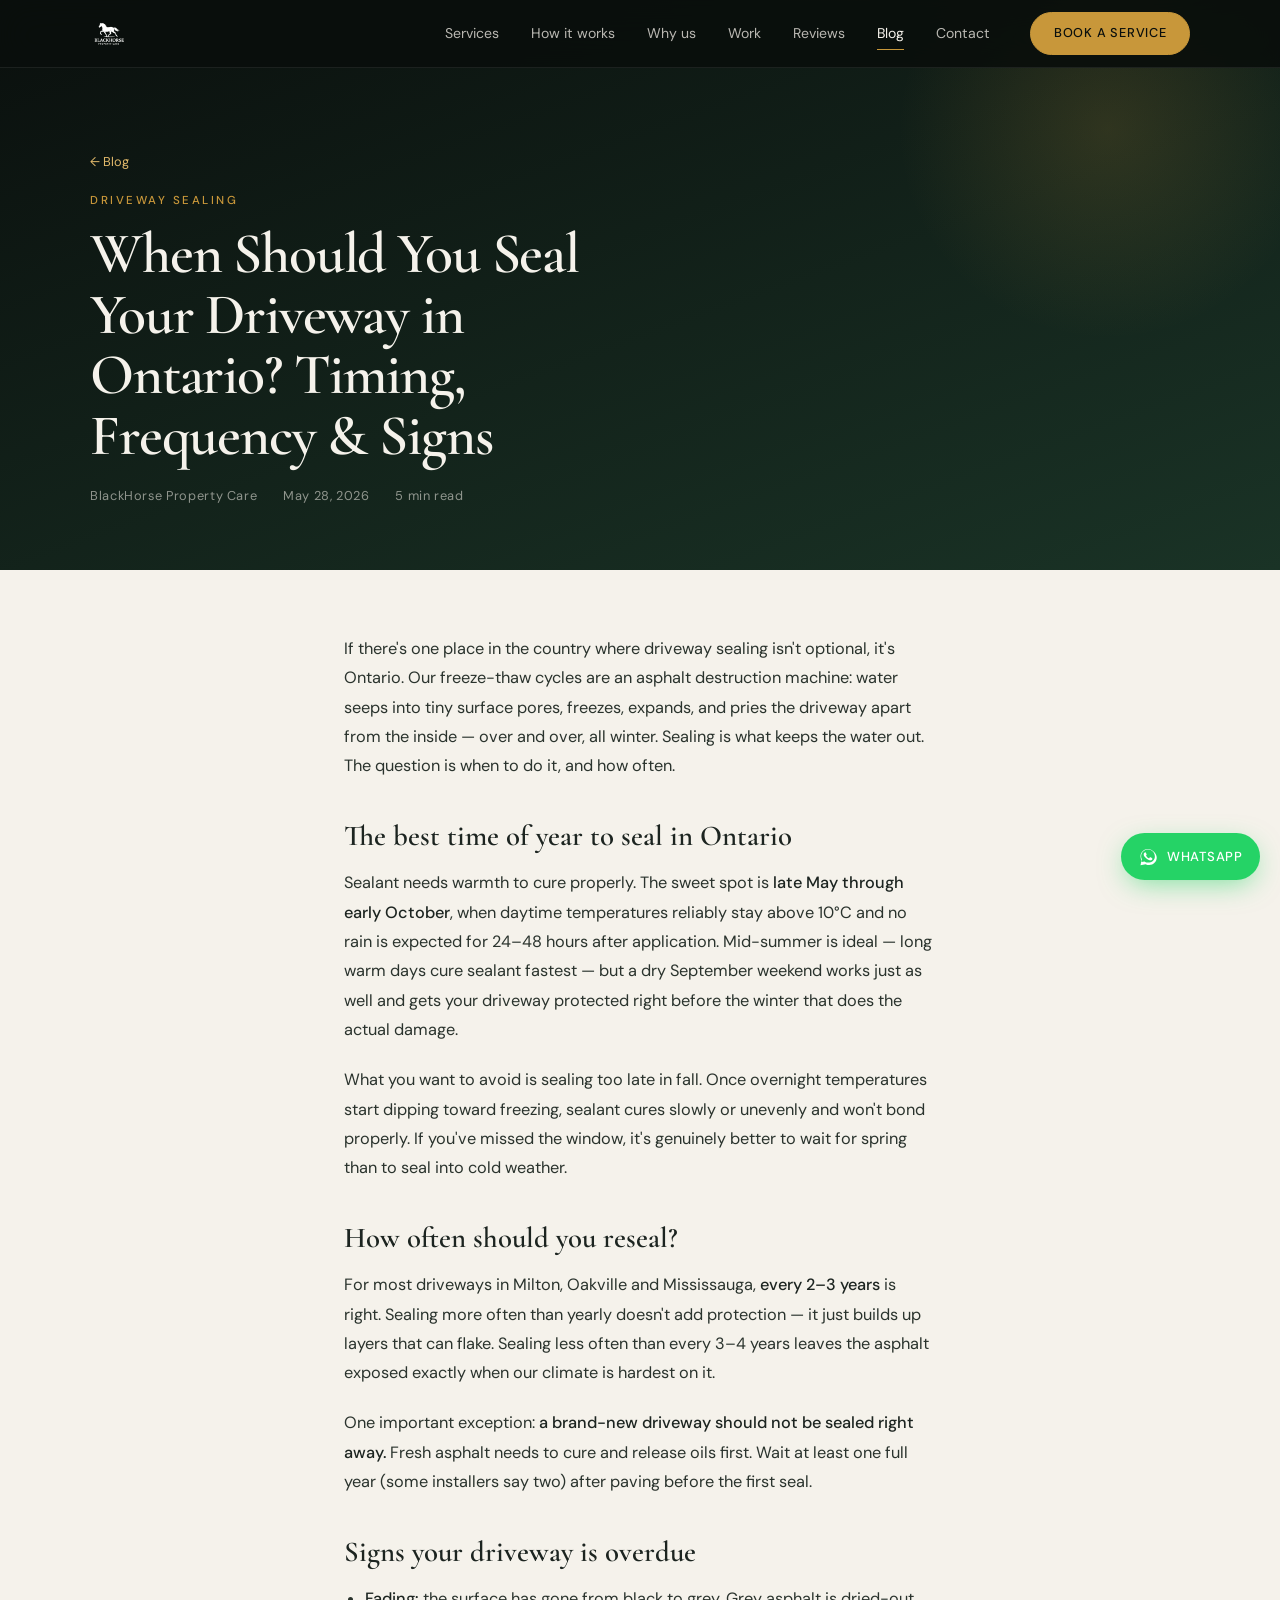
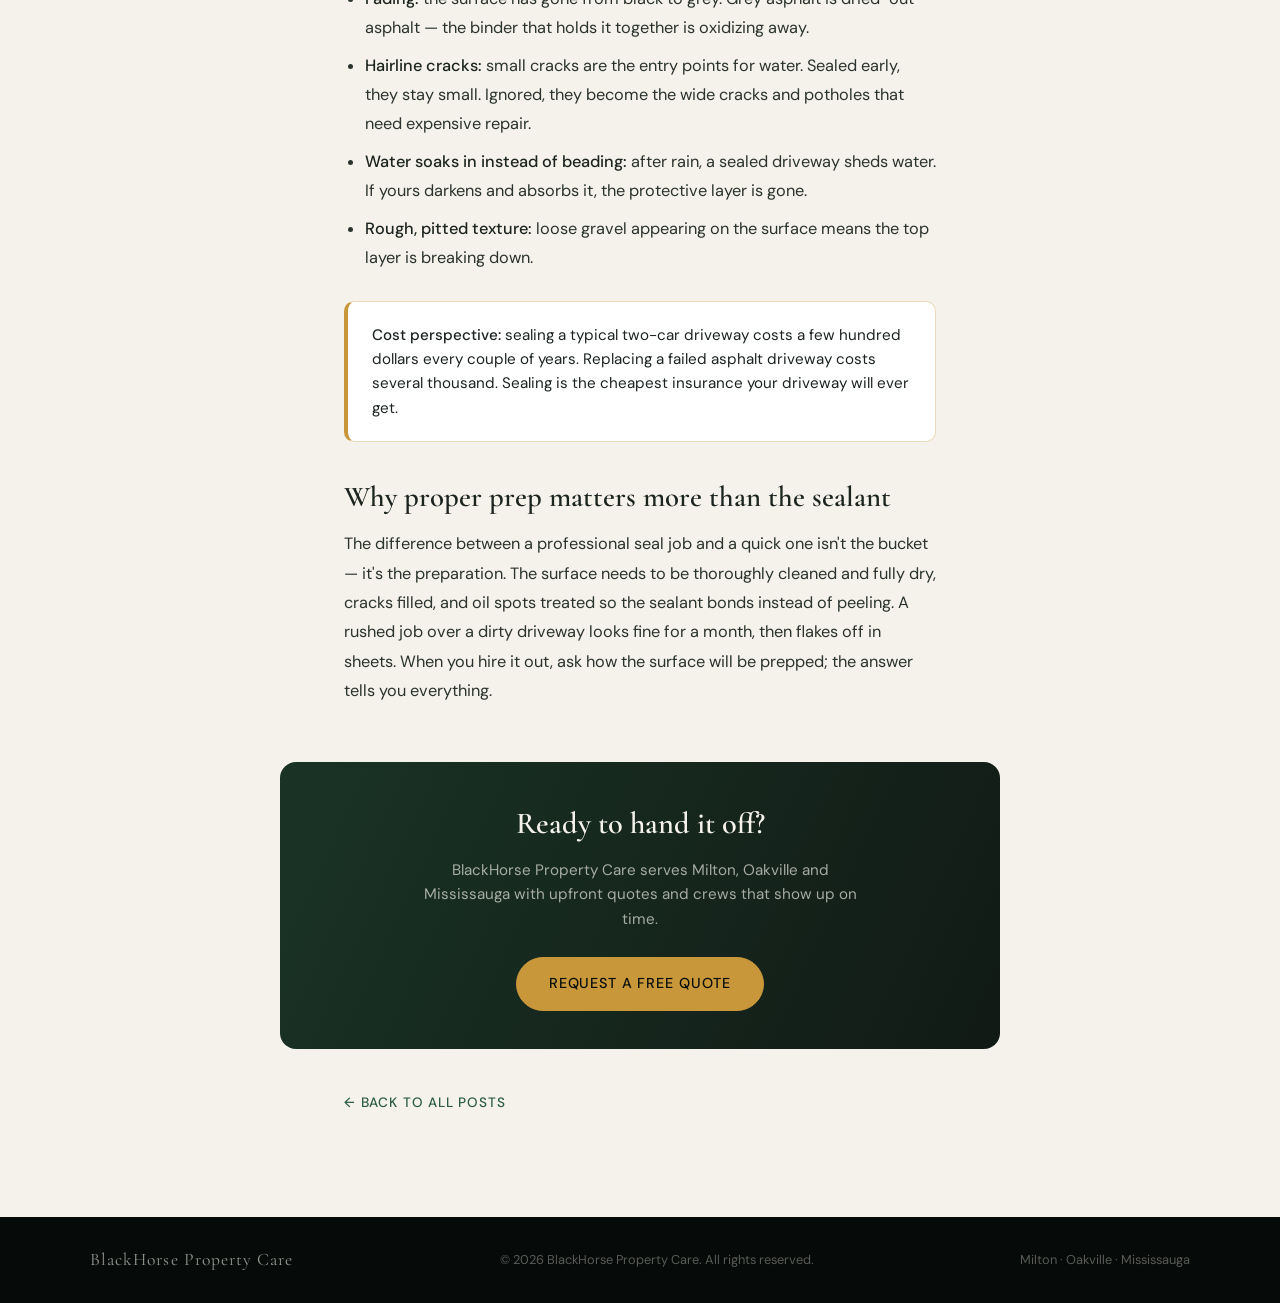
<file: blog-when-to-seal-driveway-ontario.html>
<!DOCTYPE html>
<html lang="en">
<head>
<meta charset="UTF-8">
<meta name="viewport" content="width=device-width, initial-scale=1.0">
<meta name="description" content="The best time of year to seal an asphalt driveway in Ontario, how often to reseal, and the warning signs your Milton, Oakville or Mississauga driveway is overdue.">
<meta name="theme-color" content="#0a0f0d">
<title>When Should You Seal Your Driveway in Ontario? Timing, Frequency & Signs | BlackHorse Property Care</title>
<meta property="og:title" content="When Should You Seal Your Driveway in Ontario? Timing, Frequency & Signs | BlackHorse Property Care">
<meta property="og:description" content="The best time of year to seal an asphalt driveway in Ontario, how often to reseal, and the warning signs your Milton, Oakville or Mississauga driveway is overdue.">
<meta property="og:type" content="article">
<link rel="preconnect" href="https://fonts.googleapis.com">
<link rel="preconnect" href="https://fonts.gstatic.com" crossorigin>
<link href="https://fonts.googleapis.com/css2?family=Cormorant+Garamond:ital,wght@0,400;0,600;1,400&family=DM+Sans:wght@300;400;500&display=swap" rel="stylesheet">
<script type="application/ld+json">
{
  "@context": "https://schema.org",
  "@type": "BlogPosting",
  "headline": "When Should You Seal Your Driveway in Ontario? Timing, Frequency & Signs",
  "description": "The best time of year to seal an asphalt driveway in Ontario, how often to reseal, and the warning signs your Milton, Oakville or Mississauga driveway is overdue.",
  "datePublished": "2026-05-28",
  "author": { "@type": "Organization", "name": "BlackHorse Property Care" },
  "publisher": { "@type": "Organization", "name": "BlackHorse Property Care" }
}
</script>
<style>
:root {
  --black:#0a0f0d; --deep:#111a15; --pine:#1a3326; --moss:#2d5c40;
  --turf:#4a9962; --gold:#c8973a; --gold-lt:#e0b86a; --bone:#f5f2eb;
  --warm:#ede8dc; --ink:#1c2420; --muted:#5a6b62;
  --line:rgba(255,255,255,.08); --ease:cubic-bezier(.16,1,.3,1);
}
*,*::before,*::after{margin:0;padding:0;box-sizing:border-box}
html{scroll-behavior:smooth;font-size:16px}
@media (prefers-reduced-motion:reduce){html{scroll-behavior:auto}*{animation-duration:.01ms !important;transition-duration:.01ms !important}}
body{font-family:'DM Sans',system-ui,sans-serif;background:var(--bone);color:var(--ink);line-height:1.6;-webkit-font-smoothing:antialiased;overflow-x:hidden}
img,video{max-width:100%;display:block}
a{color:inherit;text-decoration:none}
.container{width:90%;max-width:1100px;margin-inline:auto}
.display{font-family:'Cormorant Garamond',Georgia,serif;font-weight:600;line-height:1.05;letter-spacing:-.02em}
.label{font-size:.72rem;font-weight:500;letter-spacing:.22em;text-transform:uppercase;color:var(--gold)}
.label--moss{color:var(--turf)}
.btn{display:inline-flex;align-items:center;gap:.5rem;font-weight:500;font-size:.9rem;letter-spacing:.06em;text-transform:uppercase;padding:.9rem 2rem;border-radius:999px;cursor:pointer;transition:all .3s var(--ease);border:1.5px solid transparent}
.btn--gold{background:var(--gold);color:var(--black);border-color:var(--gold)}
.btn--gold:hover{background:var(--gold-lt);border-color:var(--gold-lt);transform:translateY(-2px)}
.btn--sm{padding:.65rem 1.4rem;font-size:.8rem}

/* NAV (solid on inner pages) */
.nav{position:fixed;inset:0 0 auto;z-index:100;padding:.75rem 0;background:rgba(10,15,13,.92);backdrop-filter:blur(16px) saturate(160%);border-bottom:1px solid var(--line)}
.nav__inner{display:flex;align-items:center;gap:1.5rem}
.nav__logo img{height:38px;width:auto;filter:brightness(0) invert(1)}
.nav__links{display:flex;gap:2rem;margin-left:auto;margin-right:1rem}
.nav__links a{color:rgba(245,242,235,.75);font-size:.88rem;transition:color .2s;position:relative;padding:.2rem 0}
.nav__links a::after{content:'';position:absolute;left:0;bottom:-2px;width:0;height:1px;background:var(--gold);transition:width .3s var(--ease)}
.nav__links a:hover,.nav__links a.active{color:var(--bone)}
.nav__links a:hover::after,.nav__links a.active::after{width:100%}
.nav__toggle{display:none;flex-direction:column;gap:5px;background:none;border:0;cursor:pointer;padding:4px;margin-left:auto}
.nav__toggle span{width:22px;height:1.5px;background:var(--bone);transition:.3s var(--ease)}
.nav__toggle[aria-expanded="true"] span:nth-child(1){transform:translateY(6.5px) rotate(45deg)}
.nav__toggle[aria-expanded="true"] span:nth-child(2){opacity:0;transform:scaleX(0)}
.nav__toggle[aria-expanded="true"] span:nth-child(3){transform:translateY(-6.5px) rotate(-45deg)}
.nav__mobile{display:none;flex-direction:column;padding:1.5rem 5% 2rem;background:rgba(10,15,13,.97);gap:.2rem;border-top:1px solid var(--line)}
.nav__mobile a{color:var(--bone);padding:.85rem 0;font-size:1.1rem;border-bottom:1px solid var(--line);opacity:.8}
.nav__mobile a:last-child{border:0}
.nav__mobile a.btn{margin-top:1rem;text-align:center;justify-content:center;opacity:1}
.nav__mobile.open{display:flex}

/* FOOTER */
.footer{background:#060a08;color:rgba(245,242,235,.35);padding:1.8rem 0;margin-top:clamp(4rem,8vw,7rem)}
.footer__inner{display:flex;flex-wrap:wrap;gap:.6rem 2rem;align-items:center;justify-content:space-between;font-size:.8rem}
.footer__brand{font-family:'Cormorant Garamond',serif;font-size:1.1rem;color:rgba(245,242,235,.6);letter-spacing:.06em}

/* WHATSAPP */
.wa-float{position:fixed;right:20px;bottom:20px;z-index:90;display:flex;align-items:center;gap:.55rem;background:#25d366;color:#fff;padding:.8rem 1.1rem;border-radius:999px;font-weight:500;font-size:.82rem;letter-spacing:.04em;text-transform:uppercase;box-shadow:0 8px 28px -6px rgba(37,211,102,.6);transition:transform .3s var(--ease)}
.wa-float:hover{transform:translateY(-3px)}
.wa-float svg{width:20px;height:20px;flex:0 0 20px}
@media (max-width:560px){.wa-float{padding:.85rem;right:16px;bottom:16px}.wa-float span{display:none}}

.reveal{opacity:0;transform:translateY(24px);transition:opacity .7s var(--ease),transform .7s var(--ease)}
.reveal.in{opacity:1;transform:none}

@media (max-width:720px){.nav__links{display:none}.nav .btn--sm{display:none}.nav__toggle{display:flex}}

/* ARTICLE */
.phero{background:linear-gradient(160deg,var(--black),var(--pine));color:var(--bone);padding:9.5rem 0 4rem;position:relative;overflow:hidden}
.phero::after{content:'';position:absolute;right:-10%;top:-30%;width:600px;height:600px;background:radial-gradient(closest-side,rgba(200,151,58,.16),transparent 70%);pointer-events:none}
.phero .display{color:var(--bone);font-size:clamp(2rem,5vw,3.6rem);margin:.9rem 0 1.2rem;max-width:20ch}
.phero__meta{display:flex;flex-wrap:wrap;gap:.8rem 1.6rem;color:rgba(245,242,235,.55);font-size:.8rem;letter-spacing:.05em}
.crumb{color:rgba(245,242,235,.5);font-size:.8rem}
.crumb a{color:var(--gold-lt)}
article.post{max-width:720px;margin:clamp(2.5rem,5vw,4rem) auto 0;padding:0 5%}
article.post p{margin-bottom:1.3rem;color:#2a332d;font-size:1.02rem;line-height:1.8}
article.post h2{font-family:'Cormorant Garamond',serif;font-size:1.8rem;font-weight:600;margin:2.4rem 0 1rem;line-height:1.15}
article.post h3{font-size:1.1rem;font-weight:500;margin:1.8rem 0 .7rem}
article.post ul,article.post ol{margin:0 0 1.3rem 1.3rem;color:#2a332d;font-size:1.02rem;line-height:1.8}
article.post li{margin-bottom:.5rem}
article.post strong{font-weight:500;color:var(--ink)}
.callout{background:#fff;border:1px solid rgba(200,151,58,.35);border-left:4px solid var(--gold);border-radius:10px;padding:1.3rem 1.5rem;margin:1.8rem 0;font-size:.95rem;color:var(--ink)}
.post-cta{max-width:720px;margin:clamp(2.5rem,5vw,3.5rem) auto 0;padding:2.4rem 5%;background:linear-gradient(115deg,var(--pine),var(--deep));border-radius:16px;color:var(--bone);text-align:center;width:90%}
.post-cta h2{font-family:'Cormorant Garamond',serif;font-size:1.9rem;font-weight:600;margin-bottom:.6rem}
.post-cta p{color:rgba(245,242,235,.65);font-size:.95rem;max-width:46ch;margin:0 auto 1.6rem}
.backlink{display:inline-flex;align-items:center;gap:.4rem;color:var(--moss);font-size:.85rem;font-weight:500;letter-spacing:.06em;text-transform:uppercase}
.backwrap{max-width:720px;margin:2.5rem auto 0;padding:0 5%}
</style>
</head>
<body>

<header class="nav" id="nav">
  <div class="container nav__inner">
    <a href="index.html" class="nav__logo" aria-label="BlackHorse Property Care">
      <img src="/images/logo.png" alt="BlackHorse Property Care">
    </a>
    <nav class="nav__links" aria-label="Primary">
      <a href="index.html#services">Services</a>
      <a href="index.html#process">How it works</a>
      <a href="index.html#why">Why us</a>
      <a href="index.html#gallery">Work</a>
      <a href="index.html#reviews">Reviews</a>
      <a href="blog.html" class="active">Blog</a>
      <a href="index.html#contact">Contact</a>
    </nav>
    <a href="index.html#booking" class="btn btn--gold btn--sm">Book a service</a>
    <button class="nav__toggle" id="navToggle" aria-label="Open menu" aria-expanded="false">
      <span></span><span></span><span></span>
    </button>
  </div>
  <div class="nav__mobile" id="navMobile">
    <a href="index.html#services">Services</a>
    <a href="index.html#process">How it works</a>
    <a href="index.html#why">Why us</a>
    <a href="index.html#gallery">Work</a>
    <a href="index.html#reviews">Reviews</a>
    <a href="blog.html">Blog</a>
    <a href="index.html#contact">Contact</a>
    <a href="index.html#booking" class="btn btn--gold">Book a service</a>
  </div>
</header>

<section class="phero">
  <div class="container">
    <p class="crumb"><a href="blog.html">&larr; Blog</a></p>
    <p class="label" style="margin-top:1.2rem;">Driveway sealing</p>
    <h1 class="display">When Should You Seal Your Driveway in Ontario? Timing, Frequency & Signs</h1>
    <div class="phero__meta">
      <span>BlackHorse Property Care</span>
      <span>May 28, 2026</span>
      <span>5 min read</span>
    </div>
  </div>
</section>

<article class="post">

<p>If there's one place in the country where driveway sealing isn't optional, it's Ontario. Our freeze-thaw cycles are an asphalt destruction machine: water seeps into tiny surface pores, freezes, expands, and pries the driveway apart from the inside — over and over, all winter. Sealing is what keeps the water out. The question is when to do it, and how often.</p>

<h2>The best time of year to seal in Ontario</h2>
<p>Sealant needs warmth to cure properly. The sweet spot is <strong>late May through early October</strong>, when daytime temperatures reliably stay above 10&deg;C and no rain is expected for 24–48 hours after application. Mid-summer is ideal — long warm days cure sealant fastest — but a dry September weekend works just as well and gets your driveway protected right before the winter that does the actual damage.</p>
<p>What you want to avoid is sealing too late in fall. Once overnight temperatures start dipping toward freezing, sealant cures slowly or unevenly and won't bond properly. If you've missed the window, it's genuinely better to wait for spring than to seal into cold weather.</p>

<h2>How often should you reseal?</h2>
<p>For most driveways in Milton, Oakville and Mississauga, <strong>every 2–3 years</strong> is right. Sealing more often than yearly doesn't add protection — it just builds up layers that can flake. Sealing less often than every 3–4 years leaves the asphalt exposed exactly when our climate is hardest on it.</p>
<p>One important exception: <strong>a brand-new driveway should not be sealed right away.</strong> Fresh asphalt needs to cure and release oils first. Wait at least one full year (some installers say two) after paving before the first seal.</p>

<h2>Signs your driveway is overdue</h2>
<ul>
<li><strong>Fading:</strong> the surface has gone from black to grey. Grey asphalt is dried-out asphalt — the binder that holds it together is oxidizing away.</li>
<li><strong>Hairline cracks:</strong> small cracks are the entry points for water. Sealed early, they stay small. Ignored, they become the wide cracks and potholes that need expensive repair.</li>
<li><strong>Water soaks in instead of beading:</strong> after rain, a sealed driveway sheds water. If yours darkens and absorbs it, the protective layer is gone.</li>
<li><strong>Rough, pitted texture:</strong> loose gravel appearing on the surface means the top layer is breaking down.</li>
</ul>

<div class="callout"><strong>Cost perspective:</strong> sealing a typical two-car driveway costs a few hundred dollars every couple of years. Replacing a failed asphalt driveway costs several thousand. Sealing is the cheapest insurance your driveway will ever get.</div>

<h2>Why proper prep matters more than the sealant</h2>
<p>The difference between a professional seal job and a quick one isn't the bucket — it's the preparation. The surface needs to be thoroughly cleaned and fully dry, cracks filled, and oil spots treated so the sealant bonds instead of peeling. A rushed job over a dirty driveway looks fine for a month, then flakes off in sheets. When you hire it out, ask how the surface will be prepped; the answer tells you everything.</p>

</article>

<div class="post-cta">
  <h2>Ready to hand it off?</h2>
  <p>BlackHorse Property Care serves Milton, Oakville and Mississauga with upfront quotes and crews that show up on time.</p>
  <a href="index.html#contact" class="btn btn--gold">Request a free quote</a>
</div>

<div class="backwrap">
  <a class="backlink" href="blog.html">&larr; Back to all posts</a>
</div>

<footer class="footer">
  <div class="container footer__inner">
    <span class="footer__brand">BlackHorse Property Care</span>
    <span>&copy; 2026 BlackHorse Property Care. All rights reserved.</span>
    <span>Milton &middot; Oakville &middot; Mississauga</span>
  </div>
</footer>

<a class="wa-float" href="https://wa.me/14372196133?text=Hi%20BlackHorse%2C%20I%27d%20like%20a%20quote%20for%20my%20property." target="_blank" rel="noopener" aria-label="WhatsApp BlackHorse">
  <svg viewBox="0 0 32 32" fill="currentColor" aria-hidden="true">
    <path d="M16 3C9.4 3 4 8.4 4 15c0 2.1.6 4.2 1.6 6L4 29l8.2-1.6c1.7.9 3.7 1.4 5.8 1.4 6.6 0 12-5.4 12-12S22.6 3 16 3zm0 21.8c-1.8 0-3.6-.5-5.1-1.4l-.4-.2-4.9.9.9-4.7-.3-.4C5.4 18.1 5 16.6 5 15c0-6 4.9-10.9 11-10.9S27 9 27 15s-4.9 9.8-11 9.8zm6-7.4c-.3-.2-1.9-1-2.2-1.1-.3-.1-.5-.2-.8.2-.2.3-.9 1.1-1 1.3-.2.2-.4.2-.7.1-.3-.2-1.4-.5-2.6-1.6-1-.9-1.6-1.9-1.8-2.2-.2-.3 0-.5.1-.6.1-.1.3-.4.5-.6.1-.2.2-.3.3-.5.1-.2 0-.4 0-.6-.1-.2-.8-1.9-1.1-2.6-.3-.7-.6-.6-.8-.6h-.7c-.2 0-.6.1-.9.4-.3.3-1.2 1.2-1.2 2.8 0 1.7 1.2 3.3 1.4 3.5.2.2 2.4 3.7 5.9 5.2.8.4 1.5.6 2 .7.8.3 1.6.2 2.2.1.7-.1 1.9-.8 2.2-1.5.3-.7.3-1.4.2-1.5-.1-.2-.3-.2-.6-.4z"/>
  </svg>
  <span>WhatsApp</span>
</a>

<script>
(function(){
  'use strict';
  var toggle = document.getElementById('navToggle');
  var mobile = document.getElementById('navMobile');
  toggle.addEventListener('click', function(){
    var open = mobile.classList.toggle('open');
    toggle.setAttribute('aria-expanded', open);
  });
  var reduce = window.matchMedia('(prefers-reduced-motion:reduce)').matches;
  if(!reduce && 'IntersectionObserver' in window){
    var io = new IntersectionObserver(function(entries){
      entries.forEach(function(e, i){
        if(e.isIntersecting){ setTimeout(function(){ e.target.classList.add('in'); }, i * 55); io.unobserve(e.target); }
      });
    }, {threshold:0.1});
    document.querySelectorAll('.reveal').forEach(function(el){ io.observe(el); });
  } else {
    document.querySelectorAll('.reveal').forEach(function(el){ el.classList.add('in'); });
  }
})();
</script>
</body>
</html>
</file>
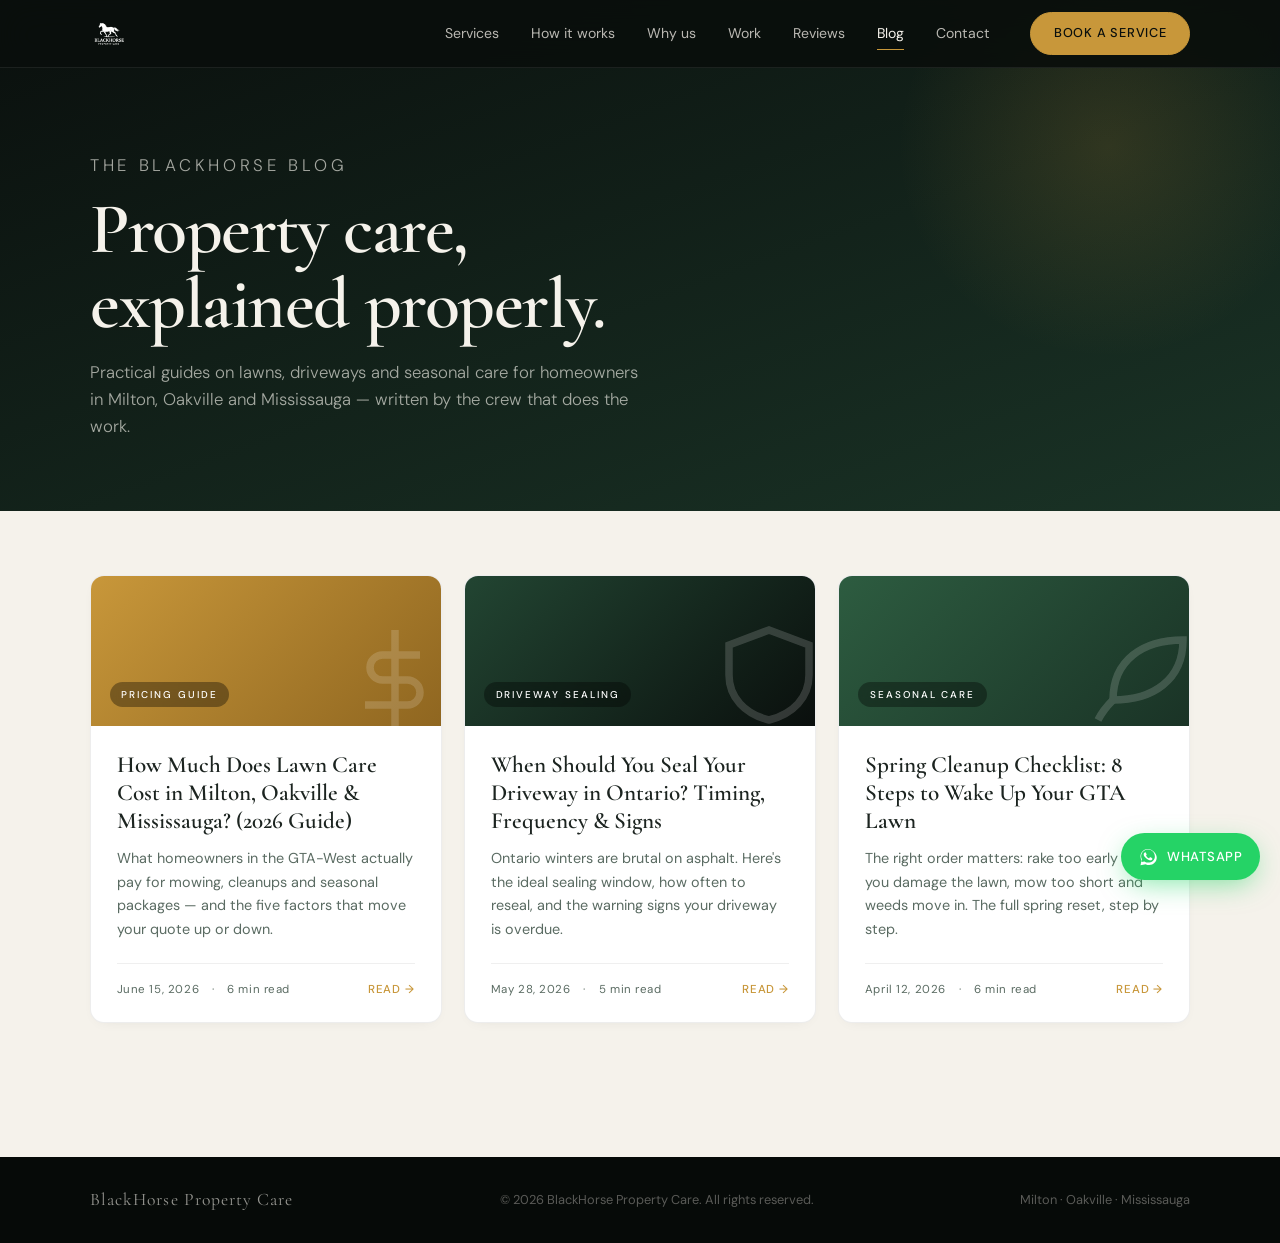
<file: blog.html>
<!DOCTYPE html>
<html lang="en">
<head>
<meta charset="UTF-8">
<meta name="viewport" content="width=device-width, initial-scale=1.0">
<meta name="description" content="Practical lawn care, driveway sealing and seasonal cleanup guides for homeowners in Milton, Oakville and Mississauga, from BlackHorse Property Care.">
<meta name="theme-color" content="#0a0f0d">
<title>Blog — Lawn Care & Property Tips | BlackHorse Property Care</title>
<meta property="og:title" content="Blog — Lawn Care & Property Tips | BlackHorse Property Care">
<meta property="og:description" content="Practical lawn care, driveway sealing and seasonal cleanup guides for homeowners in Milton, Oakville and Mississauga, from BlackHorse Property Care.">
<meta property="og:type" content="article">
<link rel="preconnect" href="https://fonts.googleapis.com">
<link rel="preconnect" href="https://fonts.gstatic.com" crossorigin>
<link href="https://fonts.googleapis.com/css2?family=Cormorant+Garamond:ital,wght@0,400;0,600;1,400&family=DM+Sans:wght@300;400;500&display=swap" rel="stylesheet">

<style>
:root {
  --black:#0a0f0d; --deep:#111a15; --pine:#1a3326; --moss:#2d5c40;
  --turf:#4a9962; --gold:#c8973a; --gold-lt:#e0b86a; --bone:#f5f2eb;
  --warm:#ede8dc; --ink:#1c2420; --muted:#5a6b62;
  --line:rgba(255,255,255,.08); --ease:cubic-bezier(.16,1,.3,1);
}
*,*::before,*::after{margin:0;padding:0;box-sizing:border-box}
html{scroll-behavior:smooth;font-size:16px}
@media (prefers-reduced-motion:reduce){html{scroll-behavior:auto}*{animation-duration:.01ms !important;transition-duration:.01ms !important}}
body{font-family:'DM Sans',system-ui,sans-serif;background:var(--bone);color:var(--ink);line-height:1.6;-webkit-font-smoothing:antialiased;overflow-x:hidden}
img,video{max-width:100%;display:block}
a{color:inherit;text-decoration:none}
.container{width:90%;max-width:1100px;margin-inline:auto}
.display{font-family:'Cormorant Garamond',Georgia,serif;font-weight:600;line-height:1.05;letter-spacing:-.02em}
.label{font-size:.72rem;font-weight:500;letter-spacing:.22em;text-transform:uppercase;color:var(--gold)}
.label--moss{color:var(--turf)}
.btn{display:inline-flex;align-items:center;gap:.5rem;font-weight:500;font-size:.9rem;letter-spacing:.06em;text-transform:uppercase;padding:.9rem 2rem;border-radius:999px;cursor:pointer;transition:all .3s var(--ease);border:1.5px solid transparent}
.btn--gold{background:var(--gold);color:var(--black);border-color:var(--gold)}
.btn--gold:hover{background:var(--gold-lt);border-color:var(--gold-lt);transform:translateY(-2px)}
.btn--sm{padding:.65rem 1.4rem;font-size:.8rem}

/* NAV (solid on inner pages) */
.nav{position:fixed;inset:0 0 auto;z-index:100;padding:.75rem 0;background:rgba(10,15,13,.92);backdrop-filter:blur(16px) saturate(160%);border-bottom:1px solid var(--line)}
.nav__inner{display:flex;align-items:center;gap:1.5rem}
.nav__logo img{height:38px;width:auto;filter:brightness(0) invert(1)}
.nav__links{display:flex;gap:2rem;margin-left:auto;margin-right:1rem}
.nav__links a{color:rgba(245,242,235,.75);font-size:.88rem;transition:color .2s;position:relative;padding:.2rem 0}
.nav__links a::after{content:'';position:absolute;left:0;bottom:-2px;width:0;height:1px;background:var(--gold);transition:width .3s var(--ease)}
.nav__links a:hover,.nav__links a.active{color:var(--bone)}
.nav__links a:hover::after,.nav__links a.active::after{width:100%}
.nav__toggle{display:none;flex-direction:column;gap:5px;background:none;border:0;cursor:pointer;padding:4px;margin-left:auto}
.nav__toggle span{width:22px;height:1.5px;background:var(--bone);transition:.3s var(--ease)}
.nav__toggle[aria-expanded="true"] span:nth-child(1){transform:translateY(6.5px) rotate(45deg)}
.nav__toggle[aria-expanded="true"] span:nth-child(2){opacity:0;transform:scaleX(0)}
.nav__toggle[aria-expanded="true"] span:nth-child(3){transform:translateY(-6.5px) rotate(-45deg)}
.nav__mobile{display:none;flex-direction:column;padding:1.5rem 5% 2rem;background:rgba(10,15,13,.97);gap:.2rem;border-top:1px solid var(--line)}
.nav__mobile a{color:var(--bone);padding:.85rem 0;font-size:1.1rem;border-bottom:1px solid var(--line);opacity:.8}
.nav__mobile a:last-child{border:0}
.nav__mobile a.btn{margin-top:1rem;text-align:center;justify-content:center;opacity:1}
.nav__mobile.open{display:flex}

/* FOOTER */
.footer{background:#060a08;color:rgba(245,242,235,.35);padding:1.8rem 0;margin-top:clamp(4rem,8vw,7rem)}
.footer__inner{display:flex;flex-wrap:wrap;gap:.6rem 2rem;align-items:center;justify-content:space-between;font-size:.8rem}
.footer__brand{font-family:'Cormorant Garamond',serif;font-size:1.1rem;color:rgba(245,242,235,.6);letter-spacing:.06em}

/* WHATSAPP */
.wa-float{position:fixed;right:20px;bottom:20px;z-index:90;display:flex;align-items:center;gap:.55rem;background:#25d366;color:#fff;padding:.8rem 1.1rem;border-radius:999px;font-weight:500;font-size:.82rem;letter-spacing:.04em;text-transform:uppercase;box-shadow:0 8px 28px -6px rgba(37,211,102,.6);transition:transform .3s var(--ease)}
.wa-float:hover{transform:translateY(-3px)}
.wa-float svg{width:20px;height:20px;flex:0 0 20px}
@media (max-width:560px){.wa-float{padding:.85rem;right:16px;bottom:16px}.wa-float span{display:none}}

.reveal{opacity:0;transform:translateY(24px);transition:opacity .7s var(--ease),transform .7s var(--ease)}
.reveal.in{opacity:1;transform:none}

@media (max-width:720px){.nav__links{display:none}.nav .btn--sm{display:none}.nav__toggle{display:flex}}

/* BLOG HERO */
.bhero{background:linear-gradient(160deg,var(--black),var(--pine));color:var(--bone);padding:9.5rem 0 4.5rem;position:relative;overflow:hidden}
.bhero::after{content:'';position:absolute;right:-10%;top:-30%;width:600px;height:600px;background:radial-gradient(closest-side,rgba(200,151,58,.16),transparent 70%);pointer-events:none}
.bhero .display{color:var(--bone);font-size:clamp(2.4rem,6vw,4.5rem);margin:.8rem 0 1rem}
.bhero p{color:rgba(245,242,235,.65);max-width:560px;font-weight:300;font-size:1.05rem}
/* POST CARDS */
.blog-grid{display:grid;grid-template-columns:repeat(3,1fr);gap:1.4rem;margin-top:clamp(2.5rem,5vw,4rem)}
.post-card{background:#fff;border:1px solid rgba(28,36,32,.08);border-radius:14px;overflow:hidden;display:flex;flex-direction:column;box-shadow:0 4px 16px -10px rgba(28,36,32,.14);transition:transform .35s var(--ease),box-shadow .35s var(--ease),border-color .35s var(--ease)}
.post-card:hover{transform:translateY(-6px);border-color:rgba(200,151,58,.4);box-shadow:0 24px 48px -22px rgba(26,51,38,.35)}
.post-card__head{height:150px;display:flex;align-items:flex-end;padding:1.2rem;position:relative;overflow:hidden}
.post-card__head svg{position:absolute;right:-14px;bottom:-14px;width:120px;height:120px;opacity:.16;color:#fff}
.ph--green{background:linear-gradient(135deg,var(--moss),var(--pine))}
.ph--gold{background:linear-gradient(135deg,var(--gold),#8f6620)}
.ph--dark{background:linear-gradient(135deg,#224532,var(--black))}
.post-card__cat{font-size:.62rem;font-weight:500;letter-spacing:.2em;text-transform:uppercase;color:#fff;background:rgba(0,0,0,.35);padding:.3rem .7rem;border-radius:999px;backdrop-filter:blur(4px)}
.post-card__body{padding:1.6rem 1.6rem 1.4rem;display:flex;flex-direction:column;flex:1}
.post-card__body h2{font-family:'Cormorant Garamond',serif;font-size:1.45rem;font-weight:600;line-height:1.2;margin-bottom:.7rem}
.post-card__body p{font-size:.9rem;color:var(--muted);line-height:1.65;flex:1}
.post-card__meta{display:flex;align-items:center;gap:.8rem;font-size:.72rem;color:var(--muted);letter-spacing:.05em;margin-top:1.3rem;padding-top:1.1rem;border-top:1px solid rgba(28,36,32,.07)}
.post-card__read{margin-left:auto;color:var(--gold);font-weight:500;letter-spacing:.08em;text-transform:uppercase;font-size:.72rem;display:inline-flex;align-items:center;gap:.3rem;transition:gap .25s var(--ease)}
.post-card:hover .post-card__read{gap:.55rem}
@media (max-width:980px){.blog-grid{grid-template-columns:1fr 1fr}}
@media (max-width:720px){.blog-grid{grid-template-columns:1fr}}
</style>
</head>
<body>

<header class="nav" id="nav">
  <div class="container nav__inner">
    <a href="index.html" class="nav__logo" aria-label="BlackHorse Property Care">
      <img src="/images/logo.png" alt="BlackHorse Property Care">
    </a>
    <nav class="nav__links" aria-label="Primary">
      <a href="index.html#services">Services</a>
      <a href="index.html#process">How it works</a>
      <a href="index.html#why">Why us</a>
      <a href="index.html#gallery">Work</a>
      <a href="index.html#reviews">Reviews</a>
      <a href="blog.html" class="active">Blog</a>
      <a href="index.html#contact">Contact</a>
    </nav>
    <a href="index.html#booking" class="btn btn--gold btn--sm">Book a service</a>
    <button class="nav__toggle" id="navToggle" aria-label="Open menu" aria-expanded="false">
      <span></span><span></span><span></span>
    </button>
  </div>
  <div class="nav__mobile" id="navMobile">
    <a href="index.html#services">Services</a>
    <a href="index.html#process">How it works</a>
    <a href="index.html#why">Why us</a>
    <a href="index.html#gallery">Work</a>
    <a href="index.html#reviews">Reviews</a>
    <a href="blog.html">Blog</a>
    <a href="index.html#contact">Contact</a>
    <a href="index.html#booking" class="btn btn--gold">Book a service</a>
  </div>
</header>

<section class="bhero">
  <div class="container">
    <p class="label">The BlackHorse blog</p>
    <h1 class="display">Property care,<br>explained properly.</h1>
    <p>Practical guides on lawns, driveways and seasonal care for homeowners in Milton, Oakville and Mississauga — written by the crew that does the work.</p>
  </div>
</section>

<section style="padding:0 0 2rem;">
  <div class="container">
    <div class="blog-grid">
      <a class="post-card reveal" href="blog-lawn-care-cost-milton-oakville-mississauga.html">
        <div class="post-card__head ph--gold">
          <svg viewBox="0 0 24 24" fill="none" stroke="currentColor" stroke-width="1.5"><path d="M12 2v20M17 7H9.5a2.5 2.5 0 0 0 0 5h5a2.5 2.5 0 0 1 0 5H6"/></svg>
          <span class="post-card__cat">Pricing guide</span>
        </div>
        <div class="post-card__body">
          <h2>How Much Does Lawn Care Cost in Milton, Oakville & Mississauga? (2026 Guide)</h2>
          <p>What homeowners in the GTA-West actually pay for mowing, cleanups and seasonal packages — and the five factors that move your quote up or down.</p>
          <div class="post-card__meta">
            <span>June 15, 2026</span>
            <span>&middot;</span>
            <span>6 min read</span>
            <span class="post-card__read">Read &rarr;</span>
          </div>
        </div>
      </a>
      <a class="post-card reveal" href="blog-when-to-seal-driveway-ontario.html">
        <div class="post-card__head ph--dark">
          <svg viewBox="0 0 24 24" fill="none" stroke="currentColor" stroke-width="1.5"><path d="M12 2l8 3v6c0 4.5-3.2 7.8-8 9-4.8-1.2-8-4.5-8-9V5l8-3z"/></svg>
          <span class="post-card__cat">Driveway sealing</span>
        </div>
        <div class="post-card__body">
          <h2>When Should You Seal Your Driveway in Ontario? Timing, Frequency & Signs</h2>
          <p>Ontario winters are brutal on asphalt. Here's the ideal sealing window, how often to reseal, and the warning signs your driveway is overdue.</p>
          <div class="post-card__meta">
            <span>May 28, 2026</span>
            <span>&middot;</span>
            <span>5 min read</span>
            <span class="post-card__read">Read &rarr;</span>
          </div>
        </div>
      </a>
      <a class="post-card reveal" href="blog-spring-cleanup-checklist-gta.html">
        <div class="post-card__head ph--green">
          <svg viewBox="0 0 24 24" fill="none" stroke="currentColor" stroke-width="1.5"><path d="M20 4c-8 0-14 4-14 12 8 0 14-4 14-12z"/><path d="M6 16c-1.5 1.5-2.5 3-3 4"/></svg>
          <span class="post-card__cat">Seasonal care</span>
        </div>
        <div class="post-card__body">
          <h2>Spring Cleanup Checklist: 8 Steps to Wake Up Your GTA Lawn</h2>
          <p>The right order matters: rake too early and you damage the lawn, mow too short and weeds move in. The full spring reset, step by step.</p>
          <div class="post-card__meta">
            <span>April 12, 2026</span>
            <span>&middot;</span>
            <span>6 min read</span>
            <span class="post-card__read">Read &rarr;</span>
          </div>
        </div>
      </a>
    </div>
  </div>
</section>

<footer class="footer">
  <div class="container footer__inner">
    <span class="footer__brand">BlackHorse Property Care</span>
    <span>&copy; 2026 BlackHorse Property Care. All rights reserved.</span>
    <span>Milton &middot; Oakville &middot; Mississauga</span>
  </div>
</footer>

<a class="wa-float" href="https://wa.me/14372196133?text=Hi%20BlackHorse%2C%20I%27d%20like%20a%20quote%20for%20my%20property." target="_blank" rel="noopener" aria-label="WhatsApp BlackHorse">
  <svg viewBox="0 0 32 32" fill="currentColor" aria-hidden="true">
    <path d="M16 3C9.4 3 4 8.4 4 15c0 2.1.6 4.2 1.6 6L4 29l8.2-1.6c1.7.9 3.7 1.4 5.8 1.4 6.6 0 12-5.4 12-12S22.6 3 16 3zm0 21.8c-1.8 0-3.6-.5-5.1-1.4l-.4-.2-4.9.9.9-4.7-.3-.4C5.4 18.1 5 16.6 5 15c0-6 4.9-10.9 11-10.9S27 9 27 15s-4.9 9.8-11 9.8zm6-7.4c-.3-.2-1.9-1-2.2-1.1-.3-.1-.5-.2-.8.2-.2.3-.9 1.1-1 1.3-.2.2-.4.2-.7.1-.3-.2-1.4-.5-2.6-1.6-1-.9-1.6-1.9-1.8-2.2-.2-.3 0-.5.1-.6.1-.1.3-.4.5-.6.1-.2.2-.3.3-.5.1-.2 0-.4 0-.6-.1-.2-.8-1.9-1.1-2.6-.3-.7-.6-.6-.8-.6h-.7c-.2 0-.6.1-.9.4-.3.3-1.2 1.2-1.2 2.8 0 1.7 1.2 3.3 1.4 3.5.2.2 2.4 3.7 5.9 5.2.8.4 1.5.6 2 .7.8.3 1.6.2 2.2.1.7-.1 1.9-.8 2.2-1.5.3-.7.3-1.4.2-1.5-.1-.2-.3-.2-.6-.4z"/>
  </svg>
  <span>WhatsApp</span>
</a>

<script>
(function(){
  'use strict';
  var toggle = document.getElementById('navToggle');
  var mobile = document.getElementById('navMobile');
  toggle.addEventListener('click', function(){
    var open = mobile.classList.toggle('open');
    toggle.setAttribute('aria-expanded', open);
  });
  var reduce = window.matchMedia('(prefers-reduced-motion:reduce)').matches;
  if(!reduce && 'IntersectionObserver' in window){
    var io = new IntersectionObserver(function(entries){
      entries.forEach(function(e, i){
        if(e.isIntersecting){ setTimeout(function(){ e.target.classList.add('in'); }, i * 55); io.unobserve(e.target); }
      });
    }, {threshold:0.1});
    document.querySelectorAll('.reveal').forEach(function(el){ io.observe(el); });
  } else {
    document.querySelectorAll('.reveal').forEach(function(el){ el.classList.add('in'); });
  }
})();
</script>
</body>
</html>
</file>
